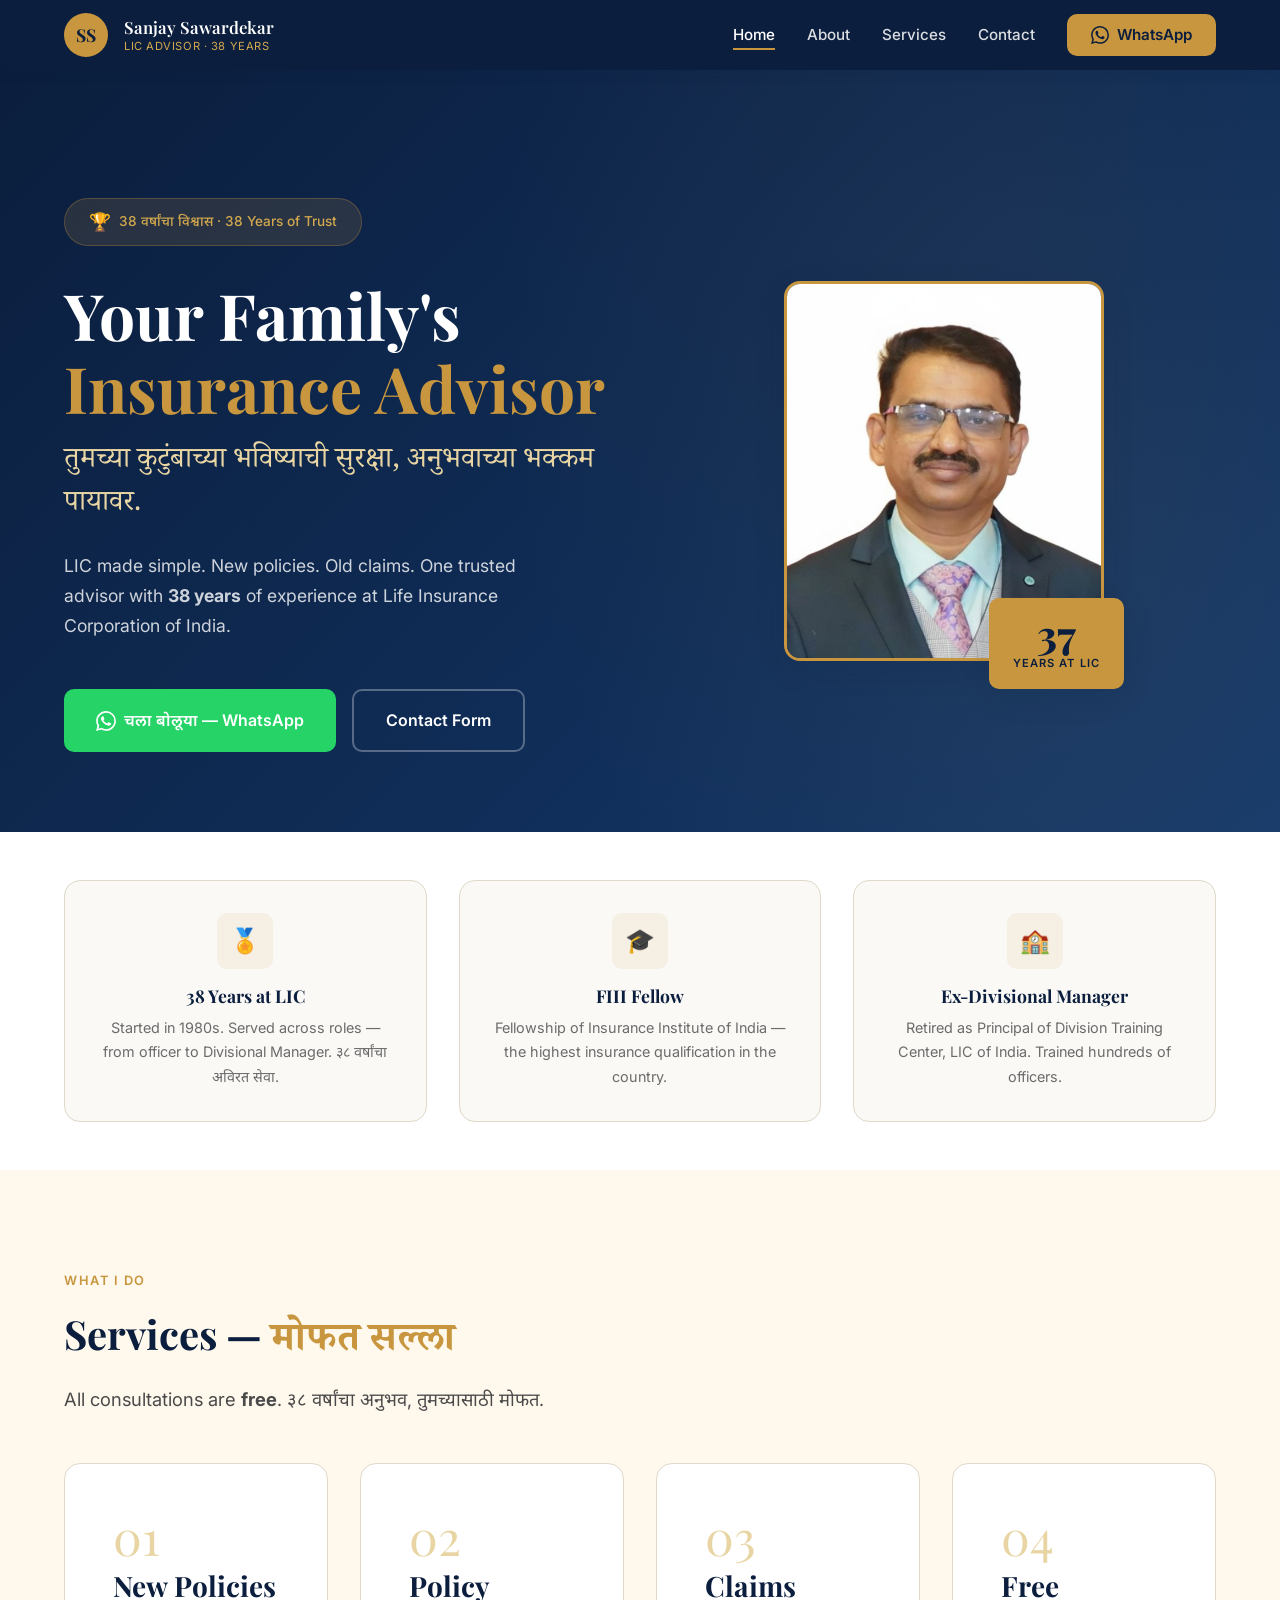
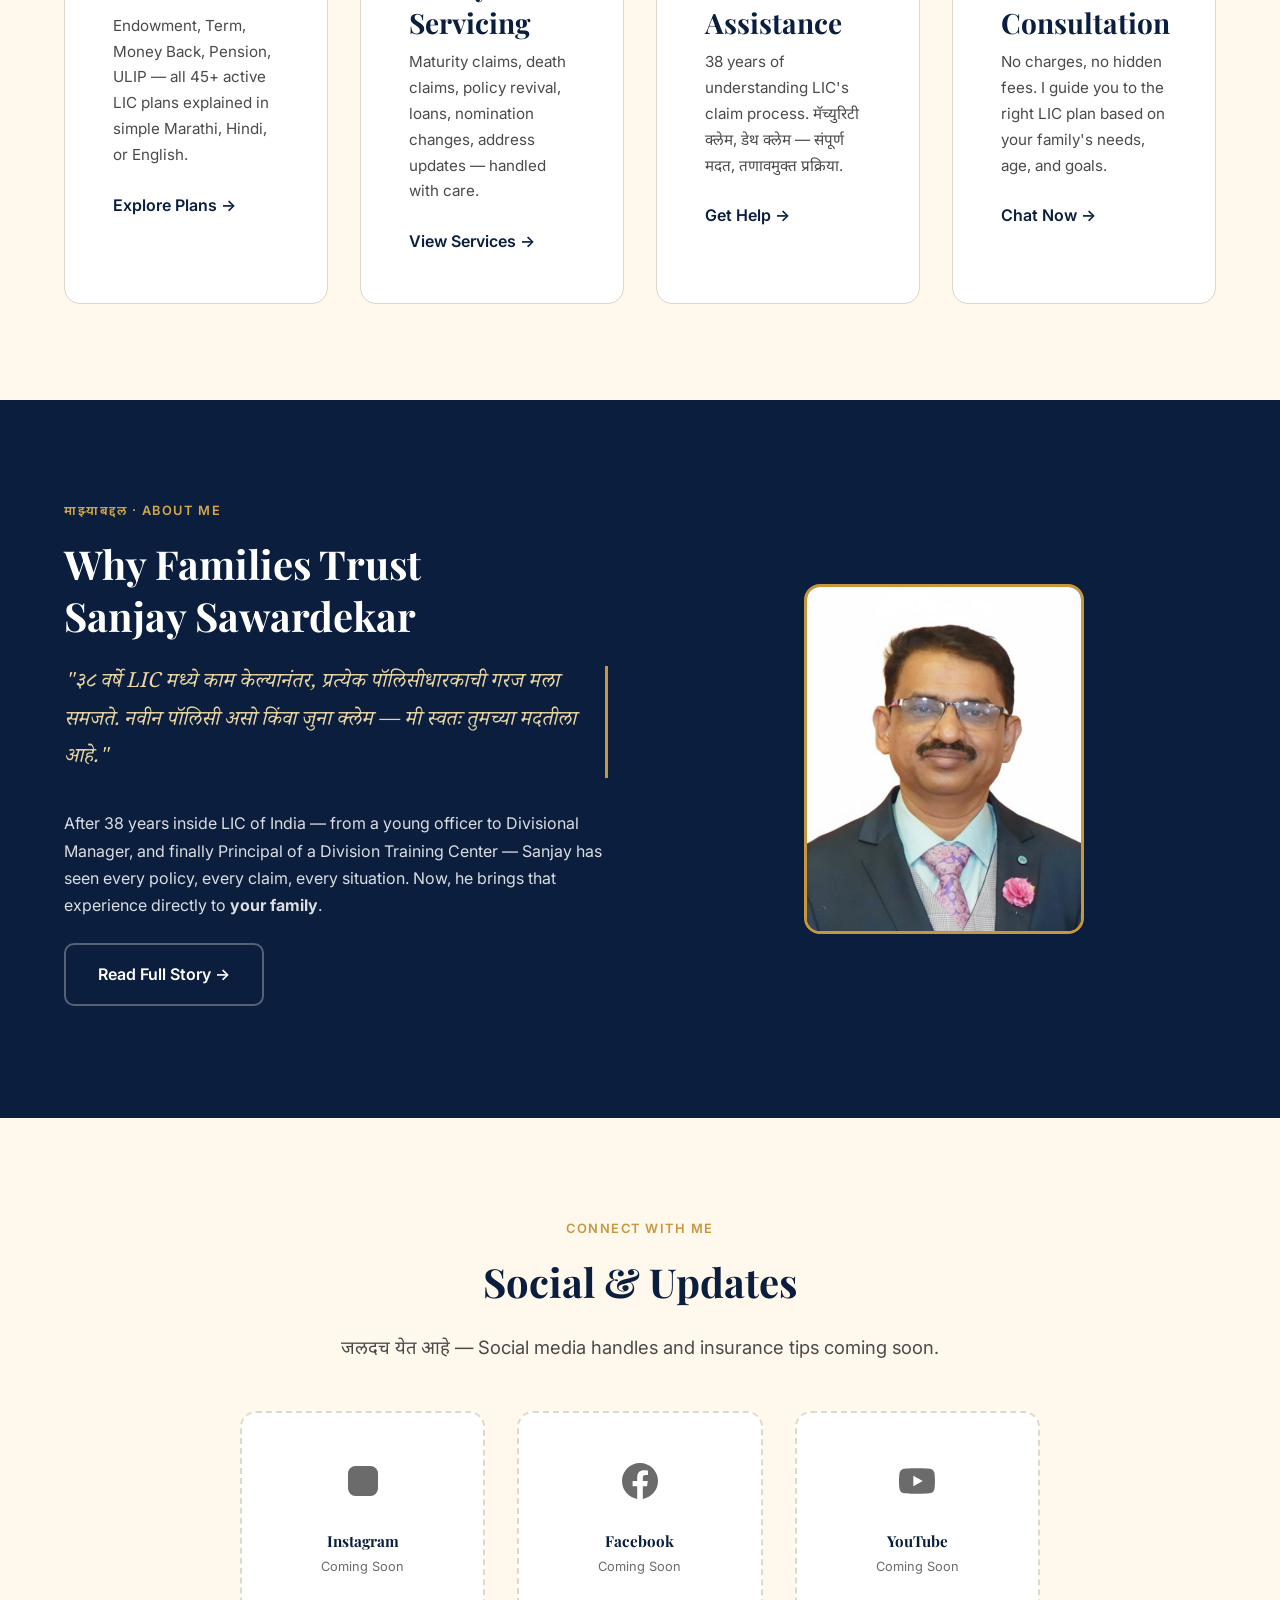
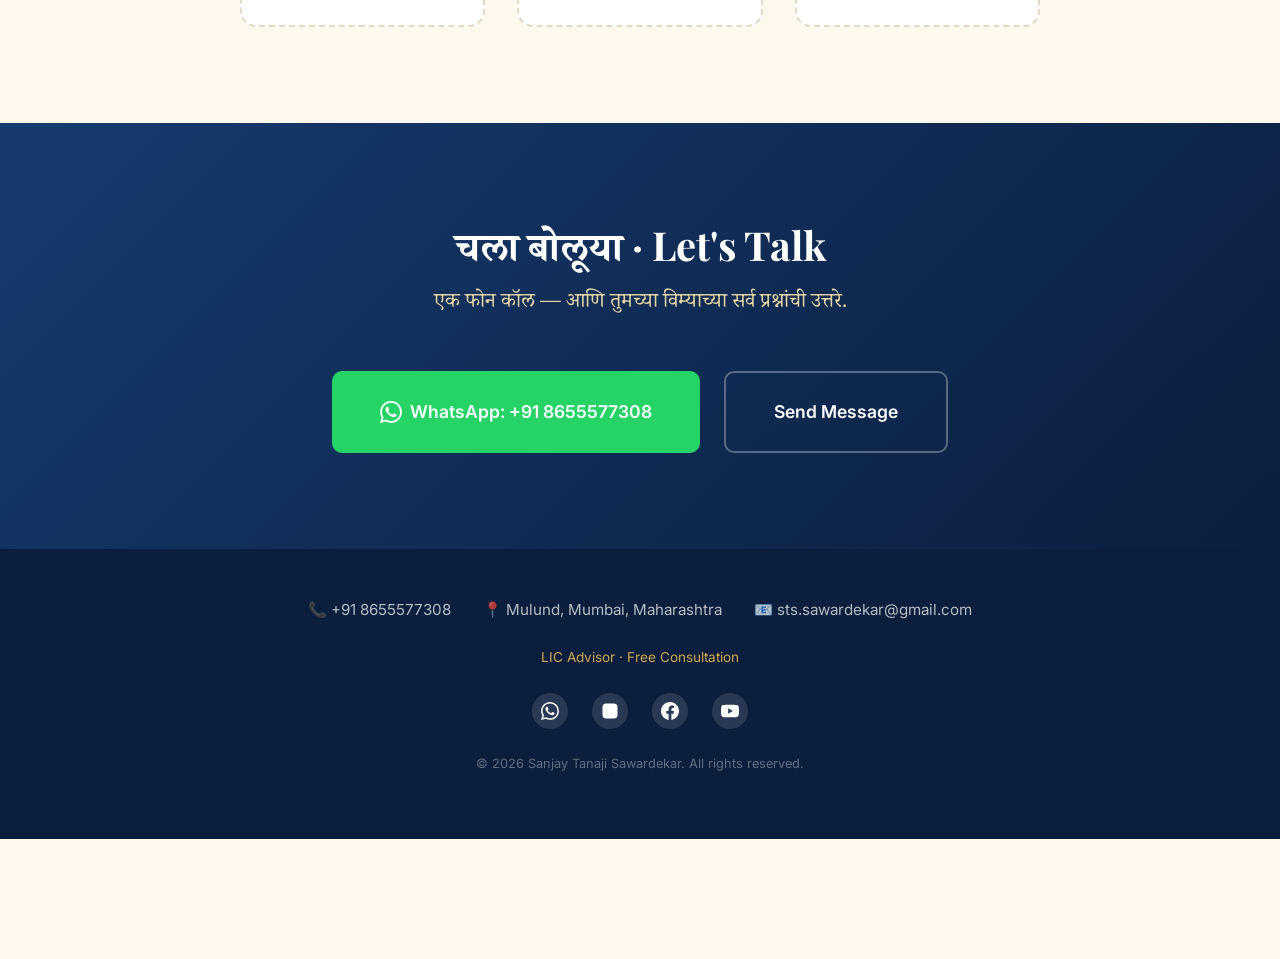
<file: index.html>
<!DOCTYPE html>
<html lang="mr" dir="ltr">
<head>
  <meta charset="UTF-8">
  <meta name="viewport" content="width=device-width, initial-scale=1.0">
  <meta name="theme-color" content="#0B1E3D">

  <!-- Primary Meta Tags -->
  <title>Sanjay Tanaji Sawardekar — LIC Advisor, Mulund Mumbai | 38 Years of Trust</title>
  <meta name="description" content="Sanjay Tanaji Sawardekar, Ex-Divisional Manager LIC, FIII Fellow, 38 वर्षांचा अनुभव. LIC Advisor Mulund, Mumbai — नवीन पॉलिसी, जुनी पॉलिसी सेवा, क्लेम सहाय्य. मोफत सल्ला.">
  <meta name="keywords" content="LIC agent Mulund, LIC advisor Mumbai, Sanjay Sawardekar LIC, LIC policy help Maharashtra, LIC एजंट मुलुंड, विमा सल्लागार मुंबई, LIC बीमा सलाहकार, insurance advisor Mulund, new LIC policy, old policy servicing, LIC claim help">
  <meta name="author" content="Sanjay Tanaji Sawardekar">
  <meta name="robots" content="index, follow">
  <link rel="canonical" href="https://sanjaysawardekar.github.io/">

  <!-- Hindi/Marathi Meta -->
  <meta name="language" content="Marathi, Hindi, English">
  <meta property="og:locale" content="mr_IN">
  <meta property="og:locale:alternate" content="hi_IN">
  <meta property="og:locale:alternate" content="en_IN">

  <!-- Open Graph -->
  <meta property="og:title" content="Sanjay Tanaji Sawardekar — LIC Advisor | ३८ वर्षांचा विश्वास">
  <meta property="og:description" content="Ex-Divisional Manager, LIC of India. Principal, Division Training Center. FIII Fellow. Now serving as LIC Advisor in Mulund, Mumbai.">
  <meta property="og:url" content="https://sanjaysawardekar.github.io/">
  <meta property="og:type" content="website">
  <meta property="og:image" content="https://sanjaysawardekar.github.io/assets/images/og-image.png">
  <meta property="og:image:width" content="1200">
  <meta property="og:image:height" content="630">

  <!-- Twitter -->
  <meta name="twitter:card" content="summary_large_image">
  <meta name="twitter:title" content="Sanjay Tanaji Sawardekar — LIC Advisor">
  <meta name="twitter:description" content="38 years at LIC of India. Your family's trusted insurance advisor in Mulund, Mumbai.">

  <!-- Schema.org Structured Data -->
  <script type="application/ld+json">
  {
    "@context": "https://schema.org",
    "@type": "Person",
    "name": "Sanjay Tanaji Sawardekar",
    "givenName": "Sanjay",
    "familyName": "Sawardekar",
    "additionalName": "Tanaji",
    "birthDate": "1965-01-01",
    "jobTitle": "LIC Advisor",
    "description": "LIC Advisor with 38 years of experience. Ex-Divisional Manager and Principal of Division Training Center at LIC of India. FIII Fellow.",
    "url": "https://sanjaysawardekar.github.io/",
    "telephone": "+918655577308",
    "email": "sts.sawardekar@gmail.com",
    "knowsLanguage": ["Marathi", "Hindi", "English"],
    "address": {
      "@type": "PostalAddress",
      "addressLocality": "Mulund",
      "addressRegion": "Mumbai, Maharashtra",
      "addressCountry": "IN"
    },
    "alumniOf": {
      "@type": "EducationalOrganization",
      "name": "Insurance Institute of India",
      "description": "Fellowship of Insurance Institute of India (FIII)"
    },
    "worksFor": {
      "@type": "Organization",
      "name": "Life Insurance Corporation of India",
      "description": "Served 38 years. Retired as Principal, Division Training Center."
    },
    "hasOccupation": {
      "@type": "Occupation",
      "name": "LIC Advisor",
      "description": "New policy sales and old policy servicing",
      "occupationLocation": {
        "@type": "City",
        "name": "Mulund, Mumbai, Maharashtra"
      }
    }
  }
  </script>

  <!-- Fonts -->
  <link rel="preconnect" href="https://fonts.googleapis.com">
  <link rel="preconnect" href="https://fonts.gstatic.com" crossorigin>
  <link href="https://fonts.googleapis.com/css2?family=Inter:wght@400;500;600;700&family=Noto+Sans+Devanagari:wght@400;500;600;700&family=Noto+Serif+Devanagari:wght@400;600;700&family=Playfair+Display:ital,wght@0,400;0,600;0,700;0,800;1,400;1,600&display=swap" rel="stylesheet">

  <!-- Styles -->
  <link rel="stylesheet" href="assets/css/style.css">

  <!-- Favicon -->
  <link rel="icon" type="image/svg+xml" href="assets/favicon.svg">
  <link rel="apple-touch-icon" href="assets/favicon.svg">
</head>
<body>

  <!-- ═══════════════════════ DESKTOP NAVIGATION ═══════════════════════ -->
  <nav class="desktop-nav" role="navigation" aria-label="Desktop navigation">
    <div class="nav-inner">
      <a href="index.html" class="nav-logo" aria-label="Home">
        <div class="logo-monogram">SS</div>
        <div class="logo-text">
          Sanjay Sawardekar
          <span class="sub">LIC Advisor · 38 Years</span>
        </div>
      </a>
      <ul class="nav-links">
        <li><a href="index.html" class="active">Home</a></li>
        <li><a href="about.html">About</a></li>
        <li><a href="services.html">Services</a></li>
        <li><a href="contact.html">Contact</a></li>
        <li>
          <a href="https://wa.me/918655577308" target="_blank" rel="noopener" class="nav-cta" aria-label="Chat on WhatsApp">
            <svg class="whatsapp-icon" viewBox="0 0 24 24" fill="currentColor"><path d="M17.472 14.382c-.297-.149-1.758-.867-2.03-.967-.273-.099-.471-.148-.67.15-.197.297-.767.966-.94 1.164-.173.199-.347.223-.644.075-.297-.15-1.255-.463-2.39-1.475-.883-.788-1.48-1.761-1.653-2.059-.173-.297-.018-.458.13-.606.134-.133.298-.347.446-.52.149-.174.198-.298.298-.497.099-.198.05-.371-.025-.52-.075-.149-.669-1.612-.916-2.207-.242-.579-.487-.5-.669-.51-.173-.008-.371-.01-.57-.01-.198 0-.52.074-.792.372-.272.297-1.04 1.016-1.04 2.479 0 1.462 1.065 2.875 1.213 3.074.149.198 2.096 3.2 5.077 4.487.709.306 1.262.489 1.694.625.712.227 1.36.195 1.871.118.571-.085 1.758-.719 2.006-1.413.248-.694.248-1.289.173-1.413-.074-.124-.272-.198-.57-.347m-5.421 7.403h-.004a9.87 9.87 0 01-5.031-1.378l-.361-.214-3.741.982.998-3.648-.235-.374a9.86 9.86 0 01-1.51-5.26c.001-5.45 4.436-9.884 9.888-9.884 2.64 0 5.122 1.03 6.988 2.898a9.825 9.825 0 012.893 6.994c-.003 5.45-4.437 9.884-9.885 9.884m8.413-18.297A11.815 11.815 0 0012.05 0C5.495 0 .16 5.335.157 11.892c0 2.096.547 4.142 1.588 5.945L.057 24l6.305-1.654a11.882 11.882 0 005.683 1.448h.005c6.554 0 11.89-5.335 11.893-11.893a11.821 11.821 0 00-3.48-8.413z"/></svg>
            WhatsApp
          </a>
        </li>
      </ul>
    </div>
  </nav>

  <!-- ═══════════════════════ MOBILE BOTTOM NAV ═══════════════════════ -->
  <nav class="mobile-nav" role="navigation" aria-label="Mobile navigation">
    <div class="nav-inner">
      <a href="index.html" data-page="home" aria-label="Home">
        <svg viewBox="0 0 24 24" fill="none" stroke="currentColor" stroke-width="2"><path d="M3 9l9-7 9 7v11a2 2 0 0 1-2 2H5a2 2 0 0 1-2-2z"/><polyline points="9 22 9 12 15 12 15 22"/></svg>
        <span>Home</span>
      </a>
      <a href="about.html" data-page="about" aria-label="About">
        <svg viewBox="0 0 24 24" fill="none" stroke="currentColor" stroke-width="2"><circle cx="12" cy="7" r="4"/><path d="M5.5 21.5v-2a4 4 0 0 1 4-4h5a4 4 0 0 1 4 4v2"/></svg>
        <span>About</span>
      </a>
      <a href="services.html" data-page="services" aria-label="Services">
        <svg viewBox="0 0 24 24" fill="none" stroke="currentColor" stroke-width="2"><rect x="2" y="3" width="20" height="14" rx="2"/><line x1="8" y1="21" x2="16" y2="21"/><line x1="12" y1="17" x2="12" y2="21"/></svg>
        <span>Services</span>
      </a>
      <a href="contact.html" data-page="contact" aria-label="Contact">
        <svg viewBox="0 0 24 24" fill="none" stroke="currentColor" stroke-width="2"><path d="M4 4h16c1.1 0 2 .9 2 2v12c0 1.1-.9 2-2 2H4c-1.1 0-2-.9-2-2V6c0-1.1.9-2 2-2z"/><polyline points="22,6 12,13 2,6"/></svg>
        <span>Contact</span>
      </a>
      <a href="https://wa.me/918655577308" target="_blank" rel="noopener" class="nav-whatsapp" aria-label="WhatsApp">
        <svg viewBox="0 0 24 24" fill="currentColor" width="20" height="20"><path d="M17.472 14.382c-.297-.149-1.758-.867-2.03-.967-.273-.099-.471-.148-.67.15-.197.297-.767.966-.94 1.164-.173.199-.347.223-.644.075-.297-.15-1.255-.463-2.39-1.475-.883-.788-1.48-1.761-1.653-2.059-.173-.297-.018-.458.13-.606.134-.133.298-.347.446-.52.149-.174.198-.298.298-.497.099-.198.05-.371-.025-.52-.075-.149-.669-1.612-.916-2.207-.242-.579-.487-.5-.669-.51-.173-.008-.371-.01-.57-.01-.198 0-.52.074-.792.372-.272.297-1.04 1.016-1.04 2.479 0 1.462 1.065 2.875 1.213 3.074.149.198 2.096 3.2 5.077 4.487.709.306 1.262.489 1.694.625.712.227 1.36.195 1.871.118.571-.085 1.758-.719 2.006-1.413.248-.694.248-1.289.173-1.413-.074-.124-.272-.198-.57-.347m-5.421 7.403h-.004a9.87 9.87 0 01-5.031-1.378l-.361-.214-3.741.982.998-3.648-.235-.374a9.86 9.86 0 01-1.51-5.26c.001-5.45 4.436-9.884 9.888-9.884 2.64 0 5.122 1.03 6.988 2.898a9.825 9.825 0 012.893 6.994c-.003 5.45-4.437 9.884-9.885 9.884m8.413-18.297A11.815 11.815 0 0012.05 0C5.495 0 .16 5.335.157 11.892c0 2.096.547 4.142 1.588 5.945L.057 24l6.305-1.654a11.882 11.882 0 005.683 1.448h.005c6.554 0 11.89-5.335 11.893-11.893a11.821 11.821 0 00-3.48-8.413z"/></svg>
      </a>
    </div>
  </nav>

  <!-- ══════════════════════════ MAIN CONTENT ══════════════════════════ -->
  <main>

    <!-- ─── HERO ──────────────────────────────────────────────────── -->
    <section class="hero" id="home">
      <div class="container">
        <div class="hero-content">
          <div class="hero-badge">
            <span class="badge-icon">&#x1f3c6;</span>
            <span>38 वर्षांचा विश्वास · 38 Years of Trust</span>
          </div>

          <h1>
            Your Family's<br>
            <span class="gold">Insurance Advisor</span>
          </h1>

          <p class="hero-marathi">
            तुमच्या कुटुंबाच्या भविष्याची सुरक्षा, अनुभवाच्या भक्कम पायावर.
          </p>

          <p class="hero-subtitle">
            LIC made simple. New policies. Old claims. One trusted advisor with <strong>38 years</strong> of experience at Life Insurance Corporation of India.
          </p>

          <div class="hero-cta-group">
            <a href="https://wa.me/918655577308" target="_blank" rel="noopener" class="btn btn-whatsapp">
              <svg width="20" height="20" viewBox="0 0 24 24" fill="currentColor"><path d="M17.472 14.382c-.297-.149-1.758-.867-2.03-.967-.273-.099-.471-.148-.67.15-.197.297-.767.966-.94 1.164-.173.199-.347.223-.644.075-.297-.15-1.255-.463-2.39-1.475-.883-.788-1.48-1.761-1.653-2.059-.173-.297-.018-.458.13-.606.134-.133.298-.347.446-.52.149-.174.198-.298.298-.497.099-.198.05-.371-.025-.52-.075-.149-.669-1.612-.916-2.207-.242-.579-.487-.5-.669-.51-.173-.008-.371-.01-.57-.01-.198 0-.52.074-.792.372-.272.297-1.04 1.016-1.04 2.479 0 1.462 1.065 2.875 1.213 3.074.149.198 2.096 3.2 5.077 4.487.709.306 1.262.489 1.694.625.712.227 1.36.195 1.871.118.571-.085 1.758-.719 2.006-1.413.248-.694.248-1.289.173-1.413-.074-.124-.272-.198-.57-.347m-5.421 7.403h-.004a9.87 9.87 0 01-5.031-1.378l-.361-.214-3.741.982.998-3.648-.235-.374a9.86 9.86 0 01-1.51-5.26c.001-5.45 4.436-9.884 9.888-9.884 2.64 0 5.122 1.03 6.988 2.898a9.825 9.825 0 012.893 6.994c-.003 5.45-4.437 9.884-9.885 9.884m8.413-18.297A11.815 11.815 0 0012.05 0C5.495 0 .16 5.335.157 11.892c0 2.096.547 4.142 1.588 5.945L.057 24l6.305-1.654a11.882 11.882 0 005.683 1.448h.005c6.554 0 11.89-5.335 11.893-11.893a11.821 11.821 0 00-3.48-8.413z"/></svg>
              चला बोलूया — WhatsApp
            </a>
            <a href="contact.html" class="btn btn-outline">
              Contact Form
            </a>
          </div>
        </div>

        <div class="hero-visual">
          <div class="photo-wrapper">
            <div class="hero-photo-frame" style="border: 3px solid #C8963E; overflow: hidden;">
              <div class="photo-placeholder">
                <img src="assets/images/sanjay-sawardekar.jpg" alt="Sanjay Tanaji Sawardekar — LIC Advisor, Mulund Mumbai" loading="eager">
              </div>
            </div>
            <div class="years-counter">
              <div class="years-number" data-count="38">38</div>
              <div class="years-label">Years at LIC</div>
            </div>
          </div>
        </div>
      </div>
    </section>

    <!-- ─── TRUST BADGES ───────────────────────────────────────────── -->
    <section class="trust-section reveal">
      <div class="container">
        <div class="trust-grid">
          <div class="trust-card reveal-delay-1">
            <div class="trust-icon">&#x1f3c5;</div>
            <h3>38 Years at LIC</h3>
            <p>Started in 1980s. Served across roles — from officer to Divisional Manager. ३८ वर्षांचा अविरत सेवा.</p>
          </div>
          <div class="trust-card reveal-delay-2">
            <div class="trust-icon">&#x1f393;</div>
            <h3>FIII Fellow</h3>
            <p>Fellowship of Insurance Institute of India — the highest insurance qualification in the country.</p>
          </div>
          <div class="trust-card reveal-delay-3">
            <div class="trust-icon">&#x1f3eb;</div>
            <h3>Ex-Divisional Manager</h3>
            <p>Retired as Principal of Division Training Center, LIC of India. Trained hundreds of officers.</p>
          </div>
        </div>
      </div>
    </section>

    <!-- ─── SERVICES OVERVIEW ──────────────────────────────────────── -->
    <section class="services-section reveal">
      <div class="container">
        <span class="section-label">What I Do</span>
        <h2 class="section-title">Services — <span class="gold-text">मोफत सल्ला</span></h2>
        <p class="section-subtitle">All consultations are <strong>free</strong>. ३८ वर्षांचा अनुभव, तुमच्यासाठी मोफत.</p>

        <div class="services-grid">
          <div class="service-card reveal-delay-1">
            <div class="service-num">01</div>
            <h3>New Policies</h3>
            <p>Endowment, Term, Money Back, Pension, ULIP — all 45+ active LIC plans explained in simple Marathi, Hindi, or English.</p>
            <a href="services.html#new-policies" class="btn-link">Explore Plans &#8594;</a>
          </div>

          <div class="service-card reveal-delay-2">
            <div class="service-num">02</div>
            <h3>Policy Servicing</h3>
            <p>Maturity claims, death claims, policy revival, loans, nomination changes, address updates — handled with care.</p>
            <a href="services.html#policy-servicing" class="btn-link">View Services &#8594;</a>
          </div>

          <div class="service-card reveal-delay-3">
            <div class="service-num">03</div>
            <h3>Claims Assistance</h3>
            <p>38 years of understanding LIC's claim process. मॅच्युरिटी क्लेम, डेथ क्लेम — संपूर्ण मदत, तणावमुक्त प्रक्रिया.</p>
            <a href="contact.html" class="btn-link">Get Help &#8594;</a>
          </div>

          <div class="service-card reveal-delay-4">
            <div class="service-num">04</div>
            <h3>Free Consultation</h3>
            <p>No charges, no hidden fees. I guide you to the right LIC plan based on your family's needs, age, and goals.</p>
            <a href="https://wa.me/918655577308" target="_blank" rel="noopener" class="btn-link">Chat Now &#8594;</a>
          </div>
        </div>
      </div>
    </section>

    <!-- ─── WHY SANJAY ─────────────────────────────────────────────── -->
    <section class="about-preview reveal">
      <div class="container">
        <div>
          <span class="section-label">माझ्याबद्दल · About Me</span>
          <h2>Why Families Trust<br>Sanjay Sawardekar</h2>

          <blockquote class="marathi-quote">
            "३८ वर्षे LIC मध्ये काम केल्यानंतर, प्रत्येक पॉलिसीधारकाची गरज मला समजते. नवीन पॉलिसी असो किंवा जुना क्लेम — मी स्वतः तुमच्या मदतीला आहे."
          </blockquote>

          <p>After 38 years inside LIC of India — from a young officer to Divisional Manager, and finally Principal of a Division Training Center — Sanjay has seen every policy, every claim, every situation. Now, he brings that experience directly to <strong>your family</strong>.</p>

          <p style="margin-top: var(--space-lg);">
            <a href="about.html" class="btn btn-outline">Read Full Story &#8594;</a>
          </p>
        </div>
        <div style="text-align: center;">
          <div class="preview-photo" style="border: 3px solid #C8963E;">
            <img src="assets/images/sanjay-sawardekar.jpg" alt="Sanjay Tanaji Sawardekar" loading="lazy">
          </div>
        </div>
      </div>
    </section>

    <!-- ─── SOCIAL SECTION (COMING SOON) ───────────────────────────── -->
    <section class="social-section reveal">
      <div class="container">
        <span class="section-label">Connect With Me</span>
        <h2 class="section-title">Social & Updates</h2>
        <p class="section-subtitle" style="margin: 0 auto;">जलदच येत आहे — Social media handles and insurance tips coming soon.</p>

        <div class="social-placeholder">
          <div class="social-card-placeholder">
            <div class="social-icon">
              <svg width="36" height="36" viewBox="0 0 24 24" fill="currentColor"><rect x="2" y="2" width="20" height="20" rx="5" ry="5"/><circle cx="12" cy="12" r="5"/><circle cx="17.5" cy="6.5" r="1.5"/></svg>
            </div>
            <h4>Instagram</h4>
            <p>Coming Soon</p>
          </div>
          <div class="social-card-placeholder">
            <div class="social-icon">
              <svg width="36" height="36" viewBox="0 0 24 24" fill="currentColor"><path d="M24 12.073c0-6.627-5.373-12-12-12s-12 5.373-12 12c0 5.99 4.388 10.954 10.125 11.854v-8.385H7.078v-3.47h3.047V9.43c0-3.007 1.792-4.669 4.533-4.669 1.312 0 2.686.235 2.686.235v2.953H15.83c-1.491 0-1.956.925-1.956 1.874v2.25h3.328l-.532 3.47h-2.796v8.385C19.612 23.027 24 18.062 24 12.073z"/></svg>
            </div>
            <h4>Facebook</h4>
            <p>Coming Soon</p>
          </div>
          <div class="social-card-placeholder">
            <div class="social-icon">
              <svg width="36" height="36" viewBox="0 0 24 24" fill="currentColor"><path d="M23.498 6.186a3.016 3.016 0 0 0-2.122-2.136C19.505 3.545 12 3.545 12 3.545s-7.505 0-9.377.505A3.017 3.017 0 0 0 .502 6.186C0 8.07 0 12 0 12s0 3.93.502 5.814a3.016 3.016 0 0 0 2.122 2.136c1.871.505 9.376.505 9.376.505s7.505 0 9.377-.505a3.015 3.015 0 0 0 2.122-2.136C24 15.93 24 12 24 12s0-3.93-.502-5.814zM9.545 15.568V8.432L15.818 12l-6.273 3.568z"/></svg>
            </div>
            <h4>YouTube</h4>
            <p>Coming Soon</p>
          </div>
        </div>
      </div>
    </section>

    <!-- ─── FINAL CTA ──────────────────────────────────────────────── -->
    <section class="cta-section reveal">
      <div class="container">
        <h2>चला बोलूया · Let's Talk</h2>
        <p class="marathi">एक फोन कॉल — आणि तुमच्या विम्याच्या सर्व प्रश्नांची उत्तरे.</p>
        <div class="cta-buttons">
          <a href="https://wa.me/918655577308" target="_blank" rel="noopener" class="btn btn-whatsapp btn-large">
            <svg width="22" height="22" viewBox="0 0 24 24" fill="currentColor"><path d="M17.472 14.382c-.297-.149-1.758-.867-2.03-.967-.273-.099-.471-.148-.67.15-.197.297-.767.966-.94 1.164-.173.199-.347.223-.644.075-.297-.15-1.255-.463-2.39-1.475-.883-.788-1.48-1.761-1.653-2.059-.173-.297-.018-.458.13-.606.134-.133.298-.347.446-.52.149-.174.198-.298.298-.497.099-.198.05-.371-.025-.52-.075-.149-.669-1.612-.916-2.207-.242-.579-.487-.5-.669-.51-.173-.008-.371-.01-.57-.01-.198 0-.52.074-.792.372-.272.297-1.04 1.016-1.04 2.479 0 1.462 1.065 2.875 1.213 3.074.149.198 2.096 3.2 5.077 4.487.709.306 1.262.489 1.694.625.712.227 1.36.195 1.871.118.571-.085 1.758-.719 2.006-1.413.248-.694.248-1.289.173-1.413-.074-.124-.272-.198-.57-.347m-5.421 7.403h-.004a9.87 9.87 0 01-5.031-1.378l-.361-.214-3.741.982.998-3.648-.235-.374a9.86 9.86 0 01-1.51-5.26c.001-5.45 4.436-9.884 9.888-9.884 2.64 0 5.122 1.03 6.988 2.898a9.825 9.825 0 012.893 6.994c-.003 5.45-4.437 9.884-9.885 9.884m8.413-18.297A11.815 11.815 0 0012.05 0C5.495 0 .16 5.335.157 11.892c0 2.096.547 4.142 1.588 5.945L.057 24l6.305-1.654a11.882 11.882 0 005.683 1.448h.005c6.554 0 11.89-5.335 11.893-11.893a11.821 11.821 0 00-3.48-8.413z"/></svg>
            WhatsApp: +91 8655577308
          </a>
          <a href="contact.html" class="btn btn-outline btn-large">Send Message</a>
        </div>
      </div>
    </section>

  </main>

  <!-- ════════════════════════════ FOOTER ════════════════════════════ -->
  <footer class="site-footer">
    <div class="container">
      <div class="footer-contact">
        <span>&#x1F4DE; <a href="tel:+918655577308" style="color:inherit;">+91 8655577308</a></span>
        <span>&#x1F4CD; Mulund, Mumbai, Maharashtra</span>
        <span>&#x1F4E7; <a href="mailto:sts.sawardekar@gmail.com" style="color:inherit;">sts.sawardekar@gmail.com</a></span>
      </div>

      <p class="footer-affiliation">LIC Advisor · Free Consultation</p>

      <div class="footer-social">
        <a href="https://wa.me/918655577308" target="_blank" rel="noopener" class="social-icon-link" aria-label="WhatsApp" title="WhatsApp">
          <svg width="18" height="18" viewBox="0 0 24 24" fill="currentColor"><path d="M17.472 14.382c-.297-.149-1.758-.867-2.03-.967-.273-.099-.471-.148-.67.15-.197.297-.767.966-.94 1.164-.173.199-.347.223-.644.075-.297-.15-1.255-.463-2.39-1.475-.883-.788-1.48-1.761-1.653-2.059-.173-.297-.018-.458.13-.606.134-.133.298-.347.446-.52.149-.174.198-.298.298-.497.099-.198.05-.371-.025-.52-.075-.149-.669-1.612-.916-2.207-.242-.579-.487-.5-.669-.51-.173-.008-.371-.01-.57-.01-.198 0-.52.074-.792.372-.272.297-1.04 1.016-1.04 2.479 0 1.462 1.065 2.875 1.213 3.074.149.198 2.096 3.2 5.077 4.487.709.306 1.262.489 1.694.625.712.227 1.36.195 1.871.118.571-.085 1.758-.719 2.006-1.413.248-.694.248-1.289.173-1.413-.074-.124-.272-.198-.57-.347m-5.421 7.403h-.004a9.87 9.87 0 01-5.031-1.378l-.361-.214-3.741.982.998-3.648-.235-.374a9.86 9.86 0 01-1.51-5.26c.001-5.45 4.436-9.884 9.888-9.884 2.64 0 5.122 1.03 6.988 2.898a9.825 9.825 0 012.893 6.994c-.003 5.45-4.437 9.884-9.885 9.884m8.413-18.297A11.815 11.815 0 0012.05 0C5.495 0 .16 5.335.157 11.892c0 2.096.547 4.142 1.588 5.945L.057 24l6.305-1.654a11.882 11.882 0 005.683 1.448h.005c6.554 0 11.89-5.335 11.893-11.893a11.821 11.821 0 00-3.48-8.413z"/></svg>
        </a>
        <a href="#" class="social-icon-link" aria-label="Instagram" title="Instagram — Coming Soon">
          <svg width="18" height="18" viewBox="0 0 24 24" fill="currentColor"><rect x="2" y="2" width="20" height="20" rx="5" ry="5"/><circle cx="12" cy="12" r="5"/><circle cx="17.5" cy="6.5" r="1.5"/></svg>
        </a>
        <a href="#" class="social-icon-link" aria-label="Facebook" title="Facebook — Coming Soon">
          <svg width="18" height="18" viewBox="0 0 24 24" fill="currentColor"><path d="M24 12.073c0-6.627-5.373-12-12-12s-12 5.373-12 12c0 5.99 4.388 10.954 10.125 11.854v-8.385H7.078v-3.47h3.047V9.43c0-3.007 1.792-4.669 4.533-4.669 1.312 0 2.686.235 2.686.235v2.953H15.83c-1.491 0-1.956.925-1.956 1.874v2.25h3.328l-.532 3.47h-2.796v8.385C19.612 23.027 24 18.062 24 12.073z"/></svg>
        </a>
        <a href="#" class="social-icon-link" aria-label="YouTube" title="YouTube — Coming Soon">
          <svg width="18" height="18" viewBox="0 0 24 24" fill="currentColor"><path d="M23.498 6.186a3.016 3.016 0 0 0-2.122-2.136C19.505 3.545 12 3.545 12 3.545s-7.505 0-9.377.505A3.017 3.017 0 0 0 .502 6.186C0 8.07 0 12 0 12s0 3.93.502 5.814a3.016 3.016 0 0 0 2.122 2.136c1.871.505 9.376.505 9.376.505s7.505 0 9.377-.505a3.015 3.015 0 0 0 2.122-2.136C24 15.93 24 12 24 12s0-3.93-.502-5.814zM9.545 15.568V8.432L15.818 12l-6.273 3.568z"/></svg>
        </a>
      </div>

      <p class="footer-copyright">&copy; 2026 Sanjay Tanaji Sawardekar. All rights reserved.</p>
    </div>
  </footer>

  <!-- ══════════════════════════ SCROLL TO TOP ═══════════════════════ -->
  <button class="scroll-top" aria-label="Scroll to top">&#x2191;</button>

  <!-- ═══════════════════════════ SCRIPTS ════════════════════════════ -->
  <script src="assets/js/main.js" defer></script>
</body>
</html>
</file>
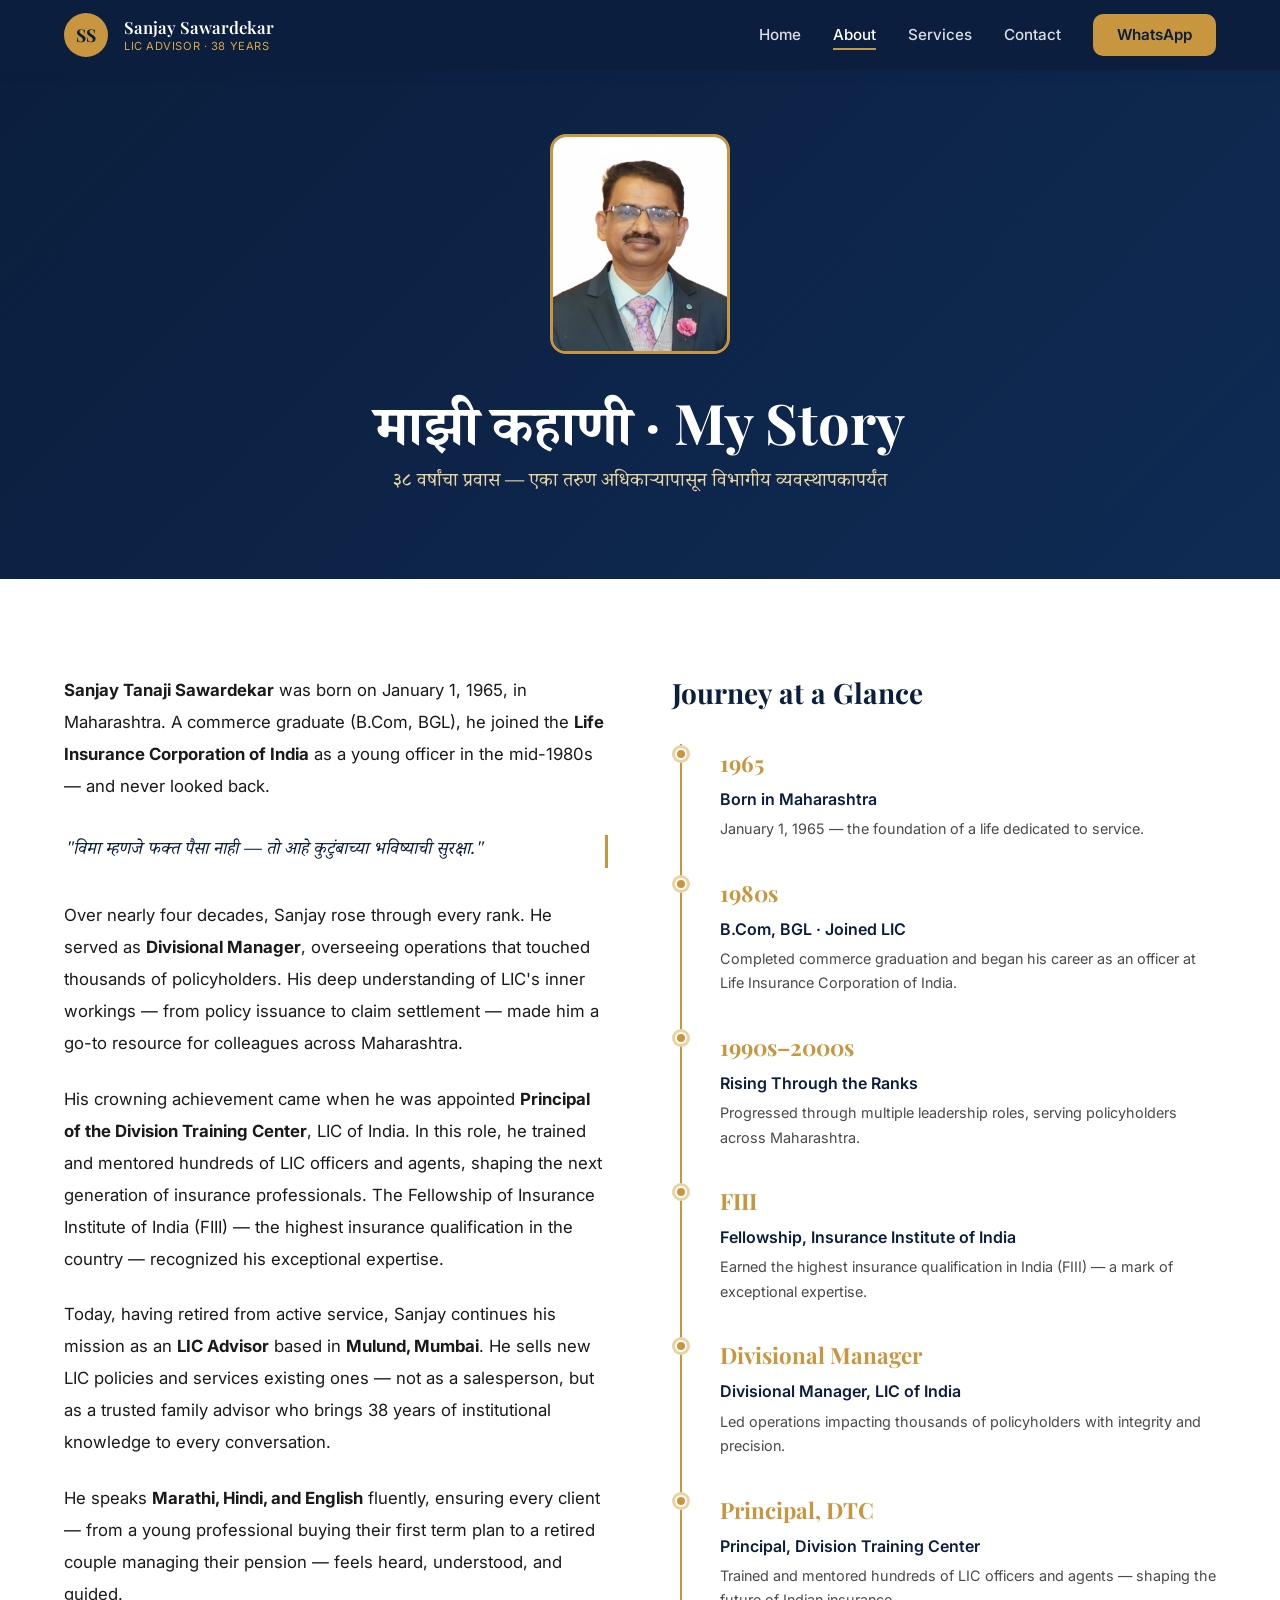
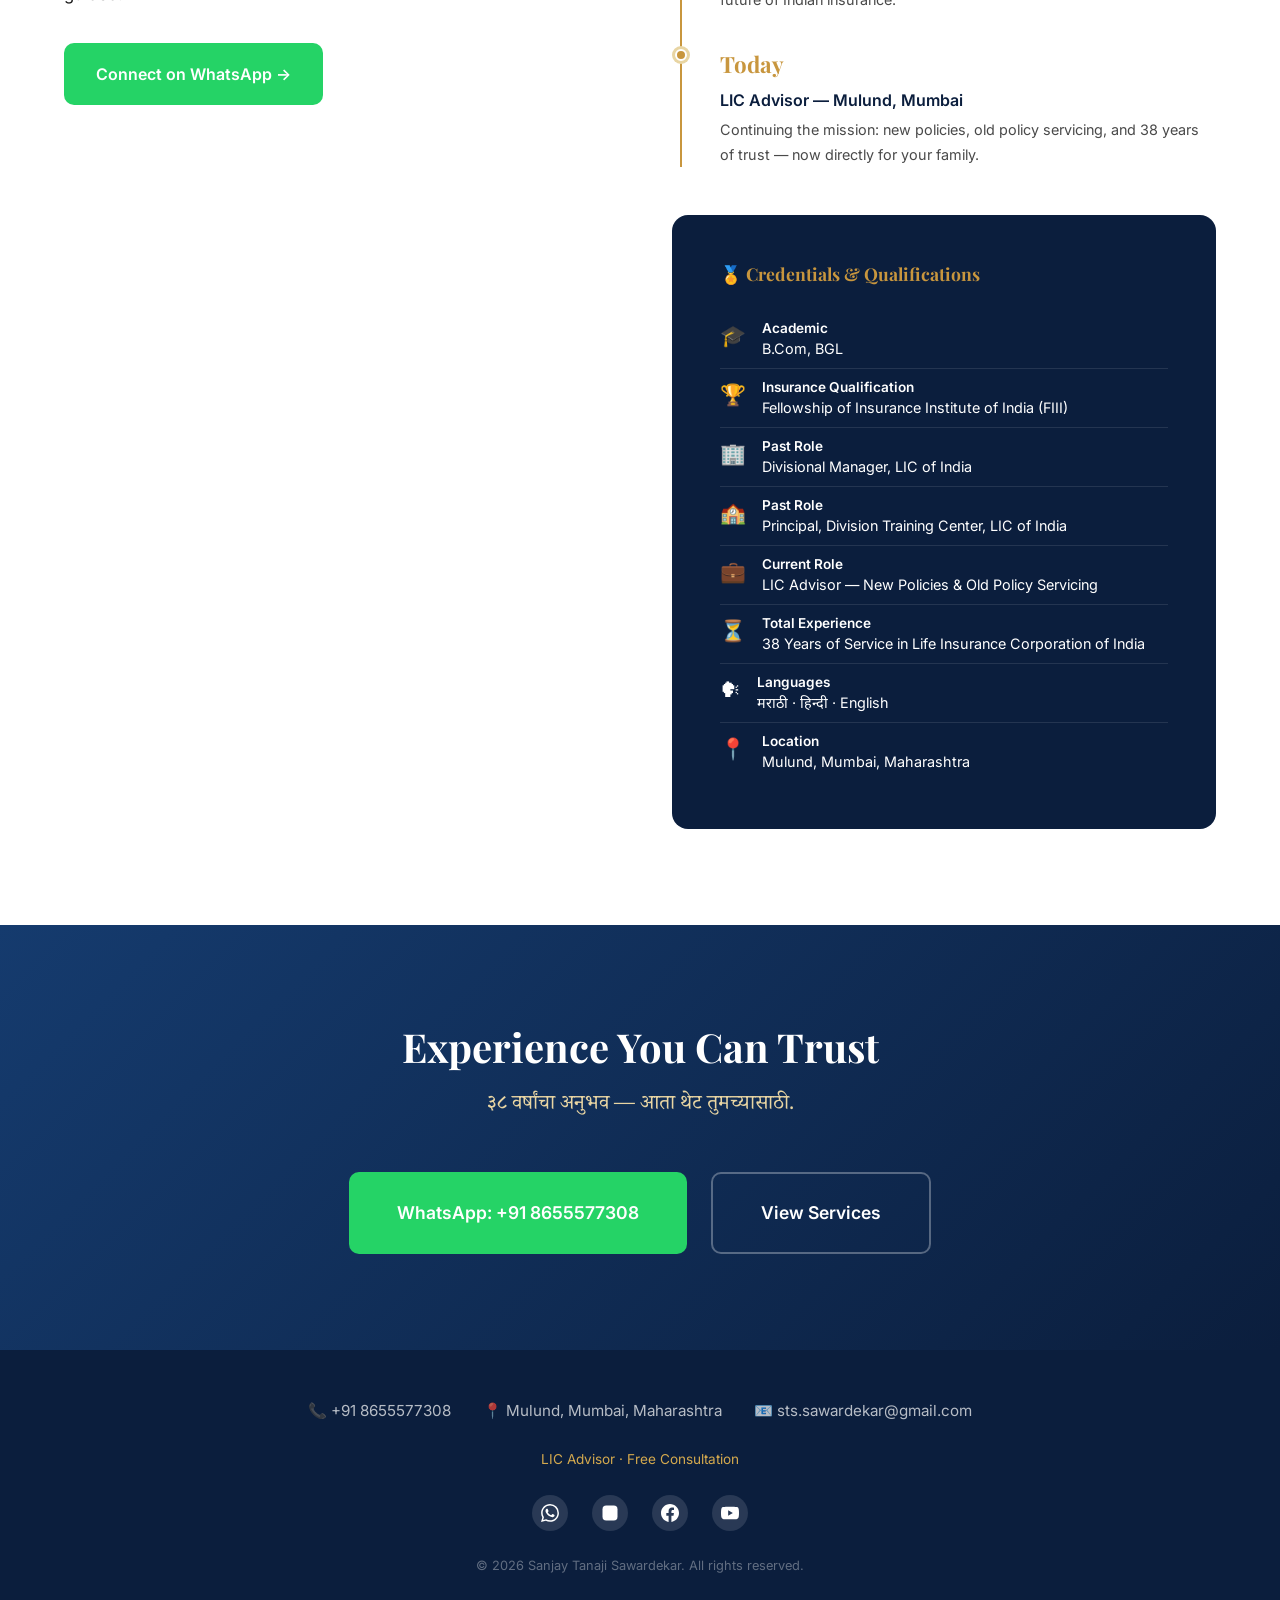
<file: about.html>
<!DOCTYPE html>
<html lang="mr" dir="ltr">
<head>
  <meta charset="UTF-8">
  <meta name="viewport" content="width=device-width, initial-scale=1.0">
  <meta name="theme-color" content="#0B1E3D">

  <title>About Sanjay Tanaji Sawardekar — LIC Advisor, Mulund Mumbai | 38 Years Story</title>
  <meta name="description" content="The journey of Sanjay Tanaji Sawardekar — 38 years at LIC of India, from officer to Divisional Manager to Principal of Division Training Center. Now LIC Advisor, Mulund Mumbai.">
  <meta name="keywords" content="Sanjay Sawardekar story, LIC Divisional Manager, FIII Fellow, insurance advisor Mulund, LIC training center principal, 38 years LIC, सजंय सावरडेकर, LIC एजंट मुलुंड">

  <meta property="og:title" content="About Sanjay Tanaji Sawardekar — 38 Years at LIC">
  <meta property="og:description" content="From B.Com graduate to Principal of Division Training Center, LIC of India. Now your trusted LIC Advisor in Mulund, Mumbai.">
  <meta property="og:url" content="https://sanjaysawardekar.github.io/about.html">
  <meta property="og:type" content="profile">
  <meta property="og:image" content="https://sanjaysawardekar.github.io/assets/images/og-image.png">

  <meta name="twitter:card" content="summary_large_image">

  <link href="https://fonts.googleapis.com/css2?family=Inter:wght@400;500;600;700&family=Noto+Sans+Devanagari:wght@400;500;600;700&family=Noto+Serif+Devanagari:wght@400;600;700&family=Playfair+Display:ital,wght@0,400;0,600;0,700;0,800;1,400;1,600&display=swap" rel="stylesheet">
  <link rel="stylesheet" href="assets/css/style.css">
  <link rel="icon" type="image/svg+xml" href="assets/favicon.svg">
  <link rel="apple-touch-icon" href="assets/favicon.svg">
</head>
<body>

  <!-- Desktop Nav -->
  <nav class="desktop-nav" role="navigation">
    <div class="nav-inner">
      <a href="index.html" class="nav-logo">
        <div class="logo-monogram">SS</div>
        <div class="logo-text">Sanjay Sawardekar<span class="sub">LIC Advisor · 38 Years</span></div>
      </a>
      <ul class="nav-links">
        <li><a href="index.html">Home</a></li>
        <li><a href="about.html" class="active">About</a></li>
        <li><a href="services.html">Services</a></li>
        <li><a href="contact.html">Contact</a></li>
        <li><a href="https://wa.me/918655577308" target="_blank" rel="noopener" class="nav-cta">WhatsApp</a></li>
      </ul>
    </div>
  </nav>

  <!-- Mobile Nav -->
  <nav class="mobile-nav" role="navigation">
    <div class="nav-inner">
      <a href="index.html" data-page="home"><svg viewBox="0 0 24 24" fill="none" stroke="currentColor" stroke-width="2"><path d="M3 9l9-7 9 7v11a2 2 0 0 1-2 2H5a2 2 0 0 1-2-2z"/><polyline points="9 22 9 12 15 12 15 22"/></svg><span>Home</span></a>
      <a href="about.html" data-page="about"><svg viewBox="0 0 24 24" fill="none" stroke="currentColor" stroke-width="2"><circle cx="12" cy="7" r="4"/><path d="M5.5 21.5v-2a4 4 0 0 1 4-4h5a4 4 0 0 1 4 4v2"/></svg><span>About</span></a>
      <a href="services.html" data-page="services"><svg viewBox="0 0 24 24" fill="none" stroke="currentColor" stroke-width="2"><rect x="2" y="3" width="20" height="14" rx="2"/><line x1="8" y1="21" x2="16" y2="21"/><line x1="12" y1="17" x2="12" y2="21"/></svg><span>Services</span></a>
      <a href="contact.html" data-page="contact"><svg viewBox="0 0 24 24" fill="none" stroke="currentColor" stroke-width="2"><path d="M4 4h16c1.1 0 2 .9 2 2v12c0 1.1-.9 2-2 2H4c-1.1 0-2-.9-2-2V6c0-1.1.9-2 2-2z"/><polyline points="22,6 12,13 2,6"/></svg><span>Contact</span></a>
      <a href="https://wa.me/918655577308" target="_blank" rel="noopener" class="nav-whatsapp"><svg viewBox="0 0 24 24" fill="currentColor" width="20" height="20"><path d="M17.472 14.382c-.297-.149-1.758-.867-2.03-.967-.273-.099-.471-.148-.67.15-.197.297-.767.966-.94 1.164-.173.199-.347.223-.644.075-.297-.15-1.255-.463-2.39-1.475-.883-.788-1.48-1.761-1.653-2.059-.173-.297-.018-.458.13-.606.134-.133.298-.347.446-.52.149-.174.198-.298.298-.497.099-.198.05-.371-.025-.52-.075-.149-.669-1.612-.916-2.207-.242-.579-.487-.5-.669-.51-.173-.008-.371-.01-.57-.01-.198 0-.52.074-.792.372-.272.297-1.04 1.016-1.04 2.479 0 1.462 1.065 2.875 1.213 3.074.149.198 2.096 3.2 5.077 4.487.709.306 1.262.489 1.694.625.712.227 1.36.195 1.871.118.571-.085 1.758-.719 2.006-1.413.248-.694.248-1.289.173-1.413-.074-.124-.272-.198-.57-.347m-5.421 7.403h-.004a9.87 9.87 0 01-5.031-1.378l-.361-.214-3.741.982.998-3.648-.235-.374a9.86 9.86 0 01-1.51-5.26c.001-5.45 4.436-9.884 9.888-9.884 2.64 0 5.122 1.03 6.988 2.898a9.825 9.825 0 012.893 6.994c-.003 5.45-4.437 9.884-9.885 9.884m8.413-18.297A11.815 11.815 0 0012.05 0C5.495 0 .16 5.335.157 11.892c0 2.096.547 4.142 1.588 5.945L.057 24l6.305-1.654a11.882 11.882 0 005.683 1.448h.005c6.554 0 11.89-5.335 11.893-11.893a11.821 11.821 0 00-3.48-8.413z"/></svg></a>
    </div>
  </nav>

  <main>
    <!-- Page Header -->
    <section class="page-header">
      <div class="container">
        <div style="width: 180px; height: 220px; margin: 0 auto var(--space-xl); border-radius: var(--radius-lg); overflow: hidden; border: 3px solid #C8963E;">
          <img src="assets/images/sanjay-sawardekar.jpg" alt="Sanjay Tanaji Sawardekar" style="width:100%;height:100%;object-fit:cover;">
        </div>
        <h1>माझी कहाणी · My Story</h1>
        <p class="marathi">३८ वर्षांचा प्रवास — एका तरुण अधिकाऱ्यापासून विभागीय व्यवस्थापकापर्यंत</p>
      </div>
    </section>

    <!-- Story Section -->
    <section class="about-story">
      <div class="container">
        <div class="story-text reveal">
          <p><strong>Sanjay Tanaji Sawardekar</strong> was born on January 1, 1965, in Maharashtra. A commerce graduate (B.Com, BGL), he joined the <strong>Life Insurance Corporation of India</strong> as a young officer in the mid-1980s — and never looked back.</p>

          <blockquote class="marathi">
            "विमा म्हणजे फक्त पैसा नाही — तो आहे कुटुंबाच्या भविष्याची सुरक्षा."
          </blockquote>

          <p>Over nearly four decades, Sanjay rose through every rank. He served as <strong>Divisional Manager</strong>, overseeing operations that touched thousands of policyholders. His deep understanding of LIC's inner workings — from policy issuance to claim settlement — made him a go-to resource for colleagues across Maharashtra.</p>

          <p>His crowning achievement came when he was appointed <strong>Principal of the Division Training Center</strong>, LIC of India. In this role, he trained and mentored hundreds of LIC officers and agents, shaping the next generation of insurance professionals. The Fellowship of Insurance Institute of India (FIII) — the highest insurance qualification in the country — recognized his exceptional expertise.</p>

          <p>Today, having retired from active service, Sanjay continues his mission as an <strong>LIC Advisor</strong> based in <strong>Mulund, Mumbai</strong>. He sells new LIC policies and services existing ones — not as a salesperson, but as a trusted family advisor who brings 38 years of institutional knowledge to every conversation.</p>

          <p>He speaks <strong>Marathi, Hindi, and English</strong> fluently, ensuring every client — from a young professional buying their first term plan to a retired couple managing their pension — feels heard, understood, and guided.</p>

          <p style="margin-top: var(--space-xl);">
            <a href="https://wa.me/918655577308" target="_blank" rel="noopener" class="btn btn-whatsapp">Connect on WhatsApp &#8594;</a>
          </p>
        </div>

        <!-- Timeline Sidebar -->
        <div class="reveal">
          <h3 style="margin-bottom: var(--space-xl);">Journey at a Glance</h3>

          <div class="timeline">
            <div class="timeline-item reveal-delay-1">
              <div class="timeline-year">1965</div>
              <div class="timeline-title">Born in Maharashtra</div>
              <div class="timeline-desc">January 1, 1965 — the foundation of a life dedicated to service.</div>
            </div>

            <div class="timeline-item reveal-delay-1">
              <div class="timeline-year">1980s</div>
              <div class="timeline-title">B.Com, BGL · Joined LIC</div>
              <div class="timeline-desc">Completed commerce graduation and began his career as an officer at Life Insurance Corporation of India.</div>
            </div>

            <div class="timeline-item reveal-delay-2">
              <div class="timeline-year">1990s–2000s</div>
              <div class="timeline-title">Rising Through the Ranks</div>
              <div class="timeline-desc">Progressed through multiple leadership roles, serving policyholders across Maharashtra.</div>
            </div>

            <div class="timeline-item reveal-delay-2">
              <div class="timeline-year">FIII</div>
              <div class="timeline-title">Fellowship, Insurance Institute of India</div>
              <div class="timeline-desc">Earned the highest insurance qualification in India (FIII) — a mark of exceptional expertise.</div>
            </div>

            <div class="timeline-item reveal-delay-3">
              <div class="timeline-year">Divisional Manager</div>
              <div class="timeline-title">Divisional Manager, LIC of India</div>
              <div class="timeline-desc">Led operations impacting thousands of policyholders with integrity and precision.</div>
            </div>

            <div class="timeline-item reveal-delay-3">
              <div class="timeline-year">Principal, DTC</div>
              <div class="timeline-title">Principal, Division Training Center</div>
              <div class="timeline-desc">Trained and mentored hundreds of LIC officers and agents — shaping the future of Indian insurance.</div>
            </div>

            <div class="timeline-item reveal-delay-4">
              <div class="timeline-year">Today</div>
              <div class="timeline-title">LIC Advisor — Mulund, Mumbai</div>
              <div class="timeline-desc">Continuing the mission: new policies, old policy servicing, and 38 years of trust — now directly for your family.</div>
            </div>
          </div>

          <!-- Credentials Box -->
          <div class="credentials-box reveal-delay-4">
            <h3>&#x1F3C5; Credentials & Qualifications</h3>

            <div class="credential-item">
              <div class="credential-icon">&#x1F393;</div>
              <div class="credential-text">
                <span class="label">Academic</span>
                B.Com, BGL
              </div>
            </div>

            <div class="credential-item">
              <div class="credential-icon">&#x1F3C6;</div>
              <div class="credential-text">
                <span class="label">Insurance Qualification</span>
                Fellowship of Insurance Institute of India (FIII)
              </div>
            </div>

            <div class="credential-item">
              <div class="credential-icon">&#x1F3E2;</div>
              <div class="credential-text">
                <span class="label">Past Role</span>
                Divisional Manager, LIC of India
              </div>
            </div>

            <div class="credential-item">
              <div class="credential-icon">&#x1F3EB;</div>
              <div class="credential-text">
                <span class="label">Past Role</span>
                Principal, Division Training Center, LIC of India
              </div>
            </div>

            <div class="credential-item">
              <div class="credential-icon">&#x1F4BC;</div>
              <div class="credential-text">
                <span class="label">Current Role</span>
                LIC Advisor — New Policies & Old Policy Servicing
              </div>
            </div>

            <div class="credential-item">
              <div class="credential-icon">&#x23F3;</div>
              <div class="credential-text">
                <span class="label">Total Experience</span>
                38 Years of Service in Life Insurance Corporation of India
              </div>
            </div>

            <div class="credential-item">
              <div class="credential-icon">&#x1F5E3;</div>
              <div class="credential-text">
                <span class="label">Languages</span>
                मराठी · हिन्दी · English
              </div>
            </div>

            <div class="credential-item">
              <div class="credential-icon">&#x1F4CD;</div>
              <div class="credential-text">
                <span class="label">Location</span>
                Mulund, Mumbai, Maharashtra
              </div>
            </div>
          </div>
        </div>
      </div>
    </section>

    <!-- CTA -->
    <section class="cta-section reveal">
      <div class="container">
        <h2>Experience You Can Trust</h2>
        <p class="marathi">३८ वर्षांचा अनुभव — आता थेट तुमच्यासाठी.</p>
        <div class="cta-buttons">
          <a href="https://wa.me/918655577308" target="_blank" rel="noopener" class="btn btn-whatsapp btn-large">WhatsApp: +91 8655577308</a>
          <a href="services.html" class="btn btn-outline btn-large">View Services</a>
        </div>
      </div>
    </section>
  </main>

  <!-- Footer -->
  <footer class="site-footer">
    <div class="container">
      <div class="footer-contact">
        <span>&#x1F4DE; <a href="tel:+918****7308" style="color:inherit;">+91 8655577308</a></span>
        <span>&#x1F4CD; Mulund, Mumbai, Maharashtra</span>
        <span>&#x1F4E7; <a href="mailto:sts.sawardekar@gmail.com" style="color:inherit;">sts.sawardekar@gmail.com</a></span>
      </div>
      <p class="footer-affiliation">LIC Advisor · Free Consultation</p>
      <div class="footer-social">
        <a href="https://wa.me/918655577308" target="_blank" rel="noopener" class="social-icon-link" aria-label="WhatsApp">
          <svg width="18" height="18" viewBox="0 0 24 24" fill="currentColor"><path d="M17.472 14.382c-.297-.149-1.758-.867-2.03-.967-.273-.099-.471-.148-.67.15-.197.297-.767.966-.94 1.164-.173.199-.347.223-.644.075-.297-.15-1.255-.463-2.39-1.475-.883-.788-1.48-1.761-1.653-2.059-.173-.297-.018-.458.13-.606.134-.133.298-.347.446-.52.149-.174.198-.298.298-.497.099-.198.05-.371-.025-.52-.075-.149-.669-1.612-.916-2.207-.242-.579-.487-.5-.669-.51-.173-.008-.371-.01-.57-.01-.198 0-.52.074-.792.372-.272.297-1.04 1.016-1.04 2.479 0 1.462 1.065 2.875 1.213 3.074.149.198 2.096 3.2 5.077 4.487.709.306 1.262.489 1.694.625.712.227 1.36.195 1.871.118.571-.085 1.758-.719 2.006-1.413.248-.694.248-1.289.173-1.413-.074-.124-.272-.198-.57-.347m-5.421 7.403h-.004a9.87 9.87 0 01-5.031-1.378l-.361-.214-3.741.982.998-3.648-.235-.374a9.86 9.86 0 01-1.51-5.26c.001-5.45 4.436-9.884 9.888-9.884 2.64 0 5.122 1.03 6.988 2.898a9.825 9.825 0 012.893 6.994c-.003 5.45-4.437 9.884-9.885 9.884m8.413-18.297A11.815 11.815 0 0012.05 0C5.495 0 .16 5.335.157 11.892c0 2.096.547 4.142 1.588 5.945L.057 24l6.305-1.654a11.882 11.882 0 005.683 1.448h.005c6.554 0 11.89-5.335 11.893-11.893a11.821 11.821 0 00-3.48-8.413z"/></svg>
        </a>
        <a href="#" class="social-icon-link" aria-label="Instagram">
          <svg width="18" height="18" viewBox="0 0 24 24" fill="currentColor"><rect x="2" y="2" width="20" height="20" rx="5" ry="5"/><circle cx="12" cy="12" r="5"/><circle cx="17.5" cy="6.5" r="1.5"/></svg>
        </a>
        <a href="#" class="social-icon-link" aria-label="Facebook">
          <svg width="18" height="18" viewBox="0 0 24 24" fill="currentColor"><path d="M24 12.073c0-6.627-5.373-12-12-12s-12 5.373-12 12c0 5.99 4.388 10.954 10.125 11.854v-8.385H7.078v-3.47h3.047V9.43c0-3.007 1.792-4.669 4.533-4.669 1.312 0 2.686.235 2.686.235v2.953H15.83c-1.491 0-1.956.925-1.956 1.874v2.25h3.328l-.532 3.47h-2.796v8.385C19.612 23.027 24 18.062 24 12.073z"/></svg>
        </a>
        <a href="#" class="social-icon-link" aria-label="YouTube">
          <svg width="18" height="18" viewBox="0 0 24 24" fill="currentColor"><path d="M23.498 6.186a3.016 3.016 0 0 0-2.122-2.136C19.505 3.545 12 3.545 12 3.545s-7.505 0-9.377.505A3.017 3.017 0 0 0 .502 6.186C0 8.07 0 12 0 12s0 3.93.502 5.814a3.016 3.016 0 0 0 2.122 2.136c1.871.505 9.376.505 9.376.505s7.505 0 9.377-.505a3.015 3.015 0 0 0 2.122-2.136C24 15.93 24 12 24 12s0-3.93-.502-5.814zM9.545 15.568V8.432L15.818 12l-6.273 3.568z"/></svg>
        </a>
      </div>
      <p class="footer-copyright">&copy; 2026 Sanjay Tanaji Sawardekar. All rights reserved.</p>
    </div>
  </footer>

  <button class="scroll-top" aria-label="Scroll to top">&#x2191;</button>
  <script src="assets/js/main.js" defer></script>
</body>
</html>
</file>
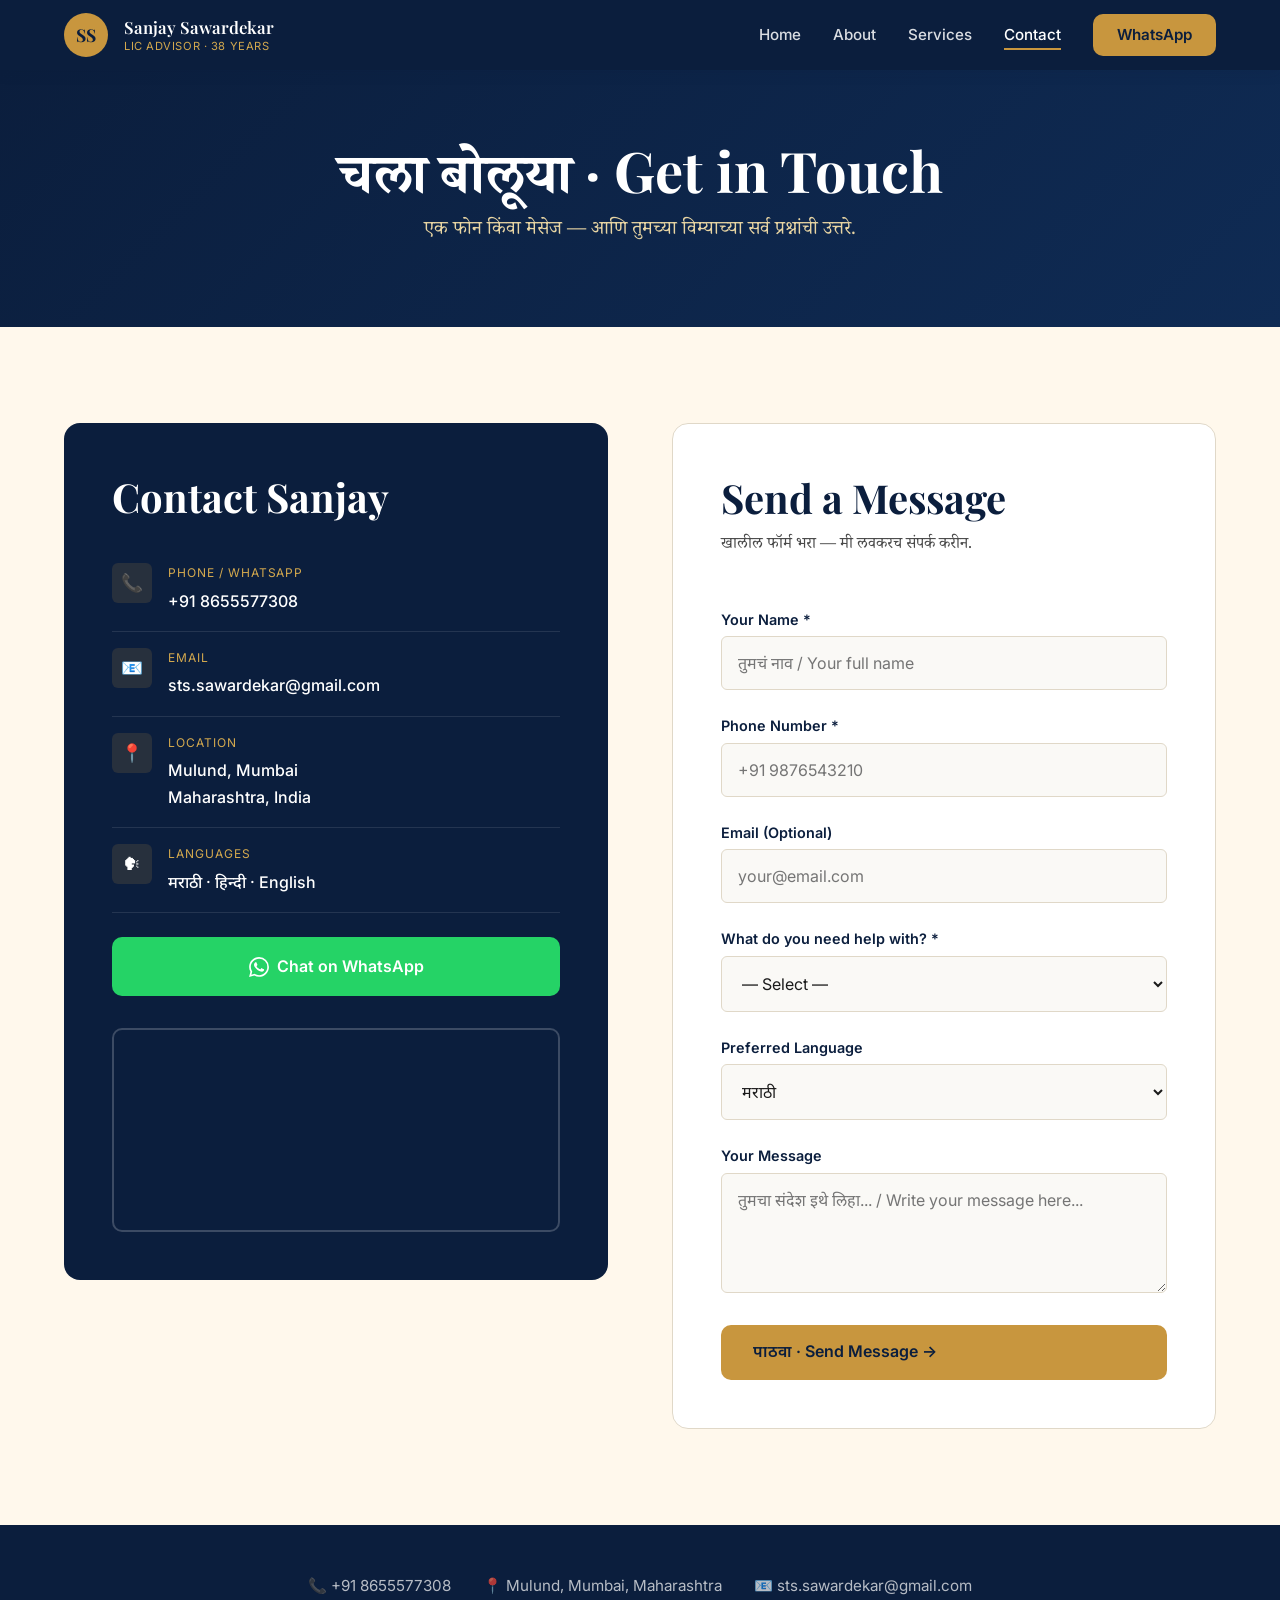
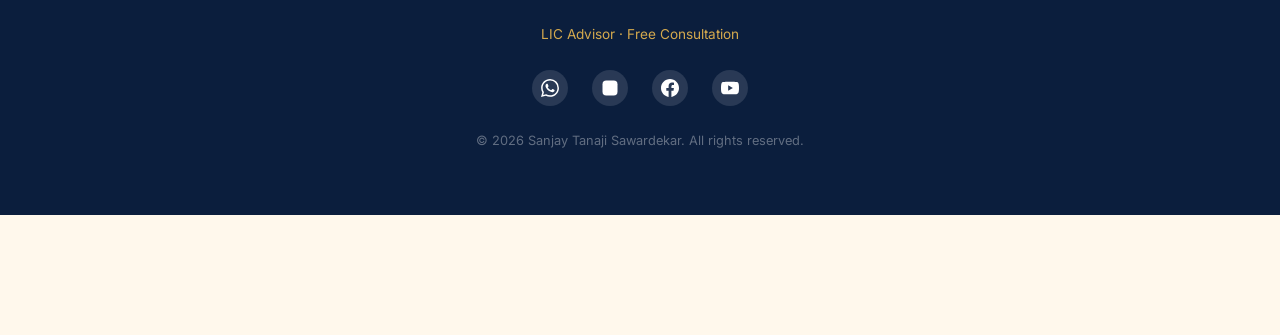
<file: contact.html>
<!DOCTYPE html>
<html lang="mr" dir="ltr">
<head>
  <meta charset="UTF-8">
  <meta name="viewport" content="width=device-width, initial-scale=1.0">
  <meta name="theme-color" content="#0B1E3D">

  <title>Contact Sanjay Sawardekar — LIC Advisor, Mulund Mumbai | Free Consultation</title>
  <meta name="description" content="Contact Sanjay Tanaji Sawardekar, LIC Advisor in Mulund, Mumbai. WhatsApp, phone call, or fill the contact form. Free consultation. Marathi, Hindi, English.">
  <meta name="keywords" content="contact LIC agent Mulund, LIC advisor phone number Mumbai, Sanjay Sawardekar contact, LIC policy help Mumbai, free LIC consultation, LIC एजंट संपर्क मुलुंड">

  <meta property="og:title" content="Contact Sanjay Sawardekar — LIC Advisor, Mulund">
  <meta property="og:description" content="Get in touch for free LIC consultation. WhatsApp, phone, or contact form. 38 years of experience at your service.">
  <meta property="og:url" content="https://sanjaysawardekar.github.io/contact.html">
  <meta property="og:type" content="website">

  <link href="https://fonts.googleapis.com/css2?family=Inter:wght@400;500;600;700&family=Noto+Sans+Devanagari:wght@400;500;600;700&family=Noto+Serif+Devanagari:wght@400;600;700&family=Playfair+Display:ital,wght@0,400;0,600;0,700;0,800;1,400;1,600&display=swap" rel="stylesheet">
  <link rel="stylesheet" href="assets/css/style.css">
  <link rel="icon" type="image/svg+xml" href="assets/favicon.svg">
  <link rel="apple-touch-icon" href="assets/favicon.svg">
</head>
<body>

  <!-- Desktop Nav -->
  <nav class="desktop-nav" role="navigation">
    <div class="nav-inner">
      <a href="index.html" class="nav-logo">
        <div class="logo-monogram">SS</div>
        <div class="logo-text">Sanjay Sawardekar<span class="sub">LIC Advisor · 38 Years</span></div>
      </a>
      <ul class="nav-links">
        <li><a href="index.html">Home</a></li>
        <li><a href="about.html">About</a></li>
        <li><a href="services.html">Services</a></li>
        <li><a href="contact.html" class="active">Contact</a></li>
        <li><a href="https://wa.me/918655577308" target="_blank" rel="noopener" class="nav-cta">WhatsApp</a></li>
      </ul>
    </div>
  </nav>

  <!-- Mobile Nav -->
  <nav class="mobile-nav" role="navigation">
    <div class="nav-inner">
      <a href="index.html" data-page="home"><svg viewBox="0 0 24 24" fill="none" stroke="currentColor" stroke-width="2"><path d="M3 9l9-7 9 7v11a2 2 0 0 1-2 2H5a2 2 0 0 1-2-2z"/><polyline points="9 22 9 12 15 12 15 22"/></svg><span>Home</span></a>
      <a href="about.html" data-page="about"><svg viewBox="0 0 24 24" fill="none" stroke="currentColor" stroke-width="2"><circle cx="12" cy="7" r="4"/><path d="M5.5 21.5v-2a4 4 0 0 1 4-4h5a4 4 0 0 1 4 4v2"/></svg><span>About</span></a>
      <a href="services.html" data-page="services"><svg viewBox="0 0 24 24" fill="none" stroke="currentColor" stroke-width="2"><rect x="2" y="3" width="20" height="14" rx="2"/><line x1="8" y1="21" x2="16" y2="21"/><line x1="12" y1="17" x2="12" y2="21"/></svg><span>Services</span></a>
      <a href="contact.html" data-page="contact"><svg viewBox="0 0 24 24" fill="none" stroke="currentColor" stroke-width="2"><path d="M4 4h16c1.1 0 2 .9 2 2v12c0 1.1-.9 2-2 2H4c-1.1 0-2-.9-2-2V6c0-1.1.9-2 2-2z"/><polyline points="22,6 12,13 2,6"/></svg><span>Contact</span></a>
      <a href="https://wa.me/918655577308" target="_blank" rel="noopener" class="nav-whatsapp"><svg viewBox="0 0 24 24" fill="currentColor" width="20" height="20"><path d="M17.472 14.382c-.297-.149-1.758-.867-2.03-.967-.273-.099-.471-.148-.67.15-.197.297-.767.966-.94 1.164-.173.199-.347.223-.644.075-.297-.15-1.255-.463-2.39-1.475-.883-.788-1.48-1.761-1.653-2.059-.173-.297-.018-.458.13-.606.134-.133.298-.347.446-.52.149-.174.198-.298.298-.497.099-.198.05-.371-.025-.52-.075-.149-.669-1.612-.916-2.207-.242-.579-.487-.5-.669-.51-.173-.008-.371-.01-.57-.01-.198 0-.52.074-.792.372-.272.297-1.04 1.016-1.04 2.479 0 1.462 1.065 2.875 1.213 3.074.149.198 2.096 3.2 5.077 4.487.709.306 1.262.489 1.694.625.712.227 1.36.195 1.871.118.571-.085 1.758-.719 2.006-1.413.248-.694.248-1.289.173-1.413-.074-.124-.272-.198-.57-.347m-5.421 7.403h-.004a9.87 9.87 0 01-5.031-1.378l-.361-.214-3.741.982.998-3.648-.235-.374a9.86 9.86 0 01-1.51-5.26c.001-5.45 4.436-9.884 9.888-9.884 2.64 0 5.122 1.03 6.988 2.898a9.825 9.825 0 012.893 6.994c-.003 5.45-4.437 9.884-9.885 9.884m8.413-18.297A11.815 11.815 0 0012.05 0C5.495 0 .16 5.335.157 11.892c0 2.096.547 4.142 1.588 5.945L.057 24l6.305-1.654a11.882 11.882 0 005.683 1.448h.005c6.554 0 11.89-5.335 11.893-11.893a11.821 11.821 0 00-3.48-8.413z"/></svg></a>
    </div>
  </nav>

  <main>
    <!-- Page Header -->
    <section class="page-header">
      <div class="container">
        <h1>चला बोलूया · Get in Touch</h1>
        <p class="marathi">एक फोन किंवा मेसेज — आणि तुमच्या विम्याच्या सर्व प्रश्नांची उत्तरे.</p>
      </div>
    </section>

    <!-- Contact Section -->
    <section class="contact-section">
      <div class="container">
        <!-- Contact Info -->
        <div class="contact-info reveal">
          <h2>Contact Sanjay</h2>

          <div class="contact-detail">
            <div class="detail-icon">&#x1F4DE;</div>
            <div>
              <div class="detail-label">Phone / WhatsApp</div>
              <div class="detail-value">
                <a href="tel:+918655577308">+91 8655577308</a>
              </div>
            </div>
          </div>

          <div class="contact-detail">
            <div class="detail-icon">&#x1F4E7;</div>
            <div>
              <div class="detail-label">Email</div>
              <div class="detail-value">
                <a href="mailto:sts.sawardekar@gmail.com">sts.sawardekar@gmail.com</a>
              </div>
            </div>
          </div>

          <div class="contact-detail">
            <div class="detail-icon">&#x1F4CD;</div>
            <div>
              <div class="detail-label">Location</div>
              <div class="detail-value">Mulund, Mumbai<br>Maharashtra, India</div>
            </div>
          </div>

          <div class="contact-detail">
            <div class="detail-icon">&#x1F5E3;</div>
            <div>
              <div class="detail-label">Languages</div>
              <div class="detail-value">मराठी · हिन्दी · English</div>
            </div>
          </div>

          <a href="https://wa.me/918655577308" target="_blank" rel="noopener" class="btn btn-whatsapp" style="display: flex; justify-content: center; margin-top: var(--space-lg);">
            <svg width="20" height="20" viewBox="0 0 24 24" fill="currentColor"><path d="M17.472 14.382c-.297-.149-1.758-.867-2.03-.967-.273-.099-.471-.148-.67.15-.197.297-.767.966-.94 1.164-.173.199-.347.223-.644.075-.297-.15-1.255-.463-2.39-1.475-.883-.788-1.48-1.761-1.653-2.059-.173-.297-.018-.458.13-.606.134-.133.298-.347.446-.52.149-.174.198-.298.298-.497.099-.198.05-.371-.025-.52-.075-.149-.669-1.612-.916-2.207-.242-.579-.487-.5-.669-.51-.173-.008-.371-.01-.57-.01-.198 0-.52.074-.792.372-.272.297-1.04 1.016-1.04 2.479 0 1.462 1.065 2.875 1.213 3.074.149.198 2.096 3.2 5.077 4.487.709.306 1.262.489 1.694.625.712.227 1.36.195 1.871.118.571-.085 1.758-.719 2.006-1.413.248-.694.248-1.289.173-1.413-.074-.124-.272-.198-.57-.347m-5.421 7.403h-.004a9.87 9.87 0 01-5.031-1.378l-.361-.214-3.741.982.998-3.648-.235-.374a9.86 9.86 0 01-1.51-5.26c.001-5.45 4.436-9.884 9.888-9.884 2.64 0 5.122 1.03 6.988 2.898a9.825 9.825 0 012.893 6.994c-.003 5.45-4.437 9.884-9.885 9.884m8.413-18.297A11.815 11.815 0 0012.05 0C5.495 0 .16 5.335.157 11.892c0 2.096.547 4.142 1.588 5.945L.057 24l6.305-1.654a11.882 11.882 0 005.683 1.448h.005c6.554 0 11.89-5.335 11.893-11.893a11.821 11.821 0 00-3.48-8.413z"/></svg>
            Chat on WhatsApp
          </a>

          <!-- Map -->
          <div class="contact-map">
            <iframe
              src="https://www.google.com/maps/embed?pb=!1m18!1m12!1m3!1d3770.123456789!2d72.95!3d19.17!2m3!1f0!2f0!3f0!3m2!1i1024!2i768!4f13.1!3m3!1m2!1s0x3be7b9f0e1234567%3A0xabcdef1234567890!2sMulund%2C%20Mumbai%2C%20Maharashtra!5e0!3m2!1sen!2sin!4v1690000000000!5m2!1sen!2sin"
              title="Mulund, Mumbai on Google Maps"
              loading="lazy"
              referrerpolicy="no-referrer-when-downgrade"
              allowfullscreen="">
            </iframe>
          </div>
        </div>

        <!-- Contact Form -->
        <div class="contact-form-wrapper reveal" id="contact-form-wrapper">
          <h2>Send a Message</h2>
          <span class="marathi">खालील फॉर्म भरा — मी लवकरच संपर्क करीन.</span>

          <form id="contact-form"
                action="https://formspree.io/f/xnjkakna"
                method="POST">

            <div class="form-group">
              <label for="name">Your Name *</label>
              <input type="text" id="name" name="name" placeholder="तुमचं नाव / Your full name" required autocomplete="name">
            </div>

            <div class="form-group">
              <label for="phone">Phone Number *</label>
              <input type="tel" id="phone" name="phone" placeholder="+91 9876543210" required autocomplete="tel">
            </div>

            <div class="form-group">
              <label for="email">Email (Optional)</label>
              <input type="email" id="email" name="email" placeholder="your@email.com" autocomplete="email">
            </div>

            <div class="form-group">
              <label for="service">What do you need help with? *</label>
              <select id="service" name="service" required>
                <option value="">— Select —</option>
                <option value="new-policy">New Policy — नवीन पॉलिसी</option>
                <option value="old-policy">Old Policy Servicing — जुनी पॉलिसी सेवा</option>
                <option value="maturity-claim">Maturity Claim — मॅच्युरिटी क्लेम</option>
                <option value="death-claim">Death Claim — डेथ क्लेम</option>
                <option value="policy-revival">Policy Revival — पॉलिसी रिव्हायव्हल</option>
                <option value="loan">Loan Against Policy — पॉलिसीवर कर्ज</option>
                <option value="general-query">General Query — सामान्य प्रश्न</option>
                <option value="other">Other — इतर</option>
              </select>
            </div>

            <div class="form-group">
              <label for="language">Preferred Language</label>
              <select id="language" name="language">
                <option value="marathi">मराठी</option>
                <option value="hindi">हिन्दी</option>
                <option value="english">English</option>
              </select>
            </div>

            <div class="form-group">
              <label for="message">Your Message</label>
              <textarea id="message" name="message" placeholder="तुमचा संदेश इथे लिहा... / Write your message here..."></textarea>
            </div>

            <button type="submit" class="btn btn-primary form-submit">
              पाठवा · Send Message &#8594;
            </button>
          </form>

          <!-- Success Message -->
          <div id="form-success" class="form-success">
            <div class="success-icon">&#x2705;</div>
            <h3>धन्यवाद · Thank You!</h3>
            <p>Your message has been sent. I'll get back to you soon.</p>
            <p class="marathi-sans" style="color: var(--text-secondary); margin-top: var(--space-sm);">तुमचा संदेश पाठवला गेला आहे. मी लवकरच संपर्क करेन.</p>
          </div>
        </div>
      </div>
    </section>
  </main>

  <!-- Footer -->
  <footer class="site-footer">
    <div class="container">
      <div class="footer-contact">
        <span>&#x1F4DE; <a href="tel:+918****7308" style="color:inherit;">+91 8655577308</a></span>
        <span>&#x1F4CD; Mulund, Mumbai, Maharashtra</span>
        <span>&#x1F4E7; <a href="mailto:sts.sawardekar@gmail.com" style="color:inherit;">sts.sawardekar@gmail.com</a></span>
      </div>
      <p class="footer-affiliation">LIC Advisor · Free Consultation</p>
      <div class="footer-social">
        <a href="https://wa.me/918655577308" target="_blank" rel="noopener" class="social-icon-link" aria-label="WhatsApp">
          <svg width="18" height="18" viewBox="0 0 24 24" fill="currentColor"><path d="M17.472 14.382c-.297-.149-1.758-.867-2.03-.967-.273-.099-.471-.148-.67.15-.197.297-.767.966-.94 1.164-.173.199-.347.223-.644.075-.297-.15-1.255-.463-2.39-1.475-.883-.788-1.48-1.761-1.653-2.059-.173-.297-.018-.458.13-.606.134-.133.298-.347.446-.52.149-.174.198-.298.298-.497.099-.198.05-.371-.025-.52-.075-.149-.669-1.612-.916-2.207-.242-.579-.487-.5-.669-.51-.173-.008-.371-.01-.57-.01-.198 0-.52.074-.792.372-.272.297-1.04 1.016-1.04 2.479 0 1.462 1.065 2.875 1.213 3.074.149.198 2.096 3.2 5.077 4.487.709.306 1.262.489 1.694.625.712.227 1.36.195 1.871.118.571-.085 1.758-.719 2.006-1.413.248-.694.248-1.289.173-1.413-.074-.124-.272-.198-.57-.347m-5.421 7.403h-.004a9.87 9.87 0 01-5.031-1.378l-.361-.214-3.741.982.998-3.648-.235-.374a9.86 9.86 0 01-1.51-5.26c.001-5.45 4.436-9.884 9.888-9.884 2.64 0 5.122 1.03 6.988 2.898a9.825 9.825 0 012.893 6.994c-.003 5.45-4.437 9.884-9.885 9.884m8.413-18.297A11.815 11.815 0 0012.05 0C5.495 0 .16 5.335.157 11.892c0 2.096.547 4.142 1.588 5.945L.057 24l6.305-1.654a11.882 11.882 0 005.683 1.448h.005c6.554 0 11.89-5.335 11.893-11.893a11.821 11.821 0 00-3.48-8.413z"/></svg>
        </a>
        <a href="#" class="social-icon-link" aria-label="Instagram">
          <svg width="18" height="18" viewBox="0 0 24 24" fill="currentColor"><rect x="2" y="2" width="20" height="20" rx="5" ry="5"/><circle cx="12" cy="12" r="5"/><circle cx="17.5" cy="6.5" r="1.5"/></svg>
        </a>
        <a href="#" class="social-icon-link" aria-label="Facebook">
          <svg width="18" height="18" viewBox="0 0 24 24" fill="currentColor"><path d="M24 12.073c0-6.627-5.373-12-12-12s-12 5.373-12 12c0 5.99 4.388 10.954 10.125 11.854v-8.385H7.078v-3.47h3.047V9.43c0-3.007 1.792-4.669 4.533-4.669 1.312 0 2.686.235 2.686.235v2.953H15.83c-1.491 0-1.956.925-1.956 1.874v2.25h3.328l-.532 3.47h-2.796v8.385C19.612 23.027 24 18.062 24 12.073z"/></svg>
        </a>
        <a href="#" class="social-icon-link" aria-label="YouTube">
          <svg width="18" height="18" viewBox="0 0 24 24" fill="currentColor"><path d="M23.498 6.186a3.016 3.016 0 0 0-2.122-2.136C19.505 3.545 12 3.545 12 3.545s-7.505 0-9.377.505A3.017 3.017 0 0 0 .502 6.186C0 8.07 0 12 0 12s0 3.93.502 5.814a3.016 3.016 0 0 0 2.122 2.136c1.871.505 9.376.505 9.376.505s7.505 0 9.377-.505a3.015 3.015 0 0 0 2.122-2.136C24 15.93 24 12 24 12s0-3.93-.502-5.814zM9.545 15.568V8.432L15.818 12l-6.273 3.568z"/></svg>
        </a>
      </div>
      <p class="footer-copyright">&copy; 2026 Sanjay Tanaji Sawardekar. All rights reserved.</p>
    </div>
  </footer>

  <button class="scroll-top" aria-label="Scroll to top">&#x2191;</button>
  <script src="assets/js/main.js" defer></script>
</body>
</html>
</file>
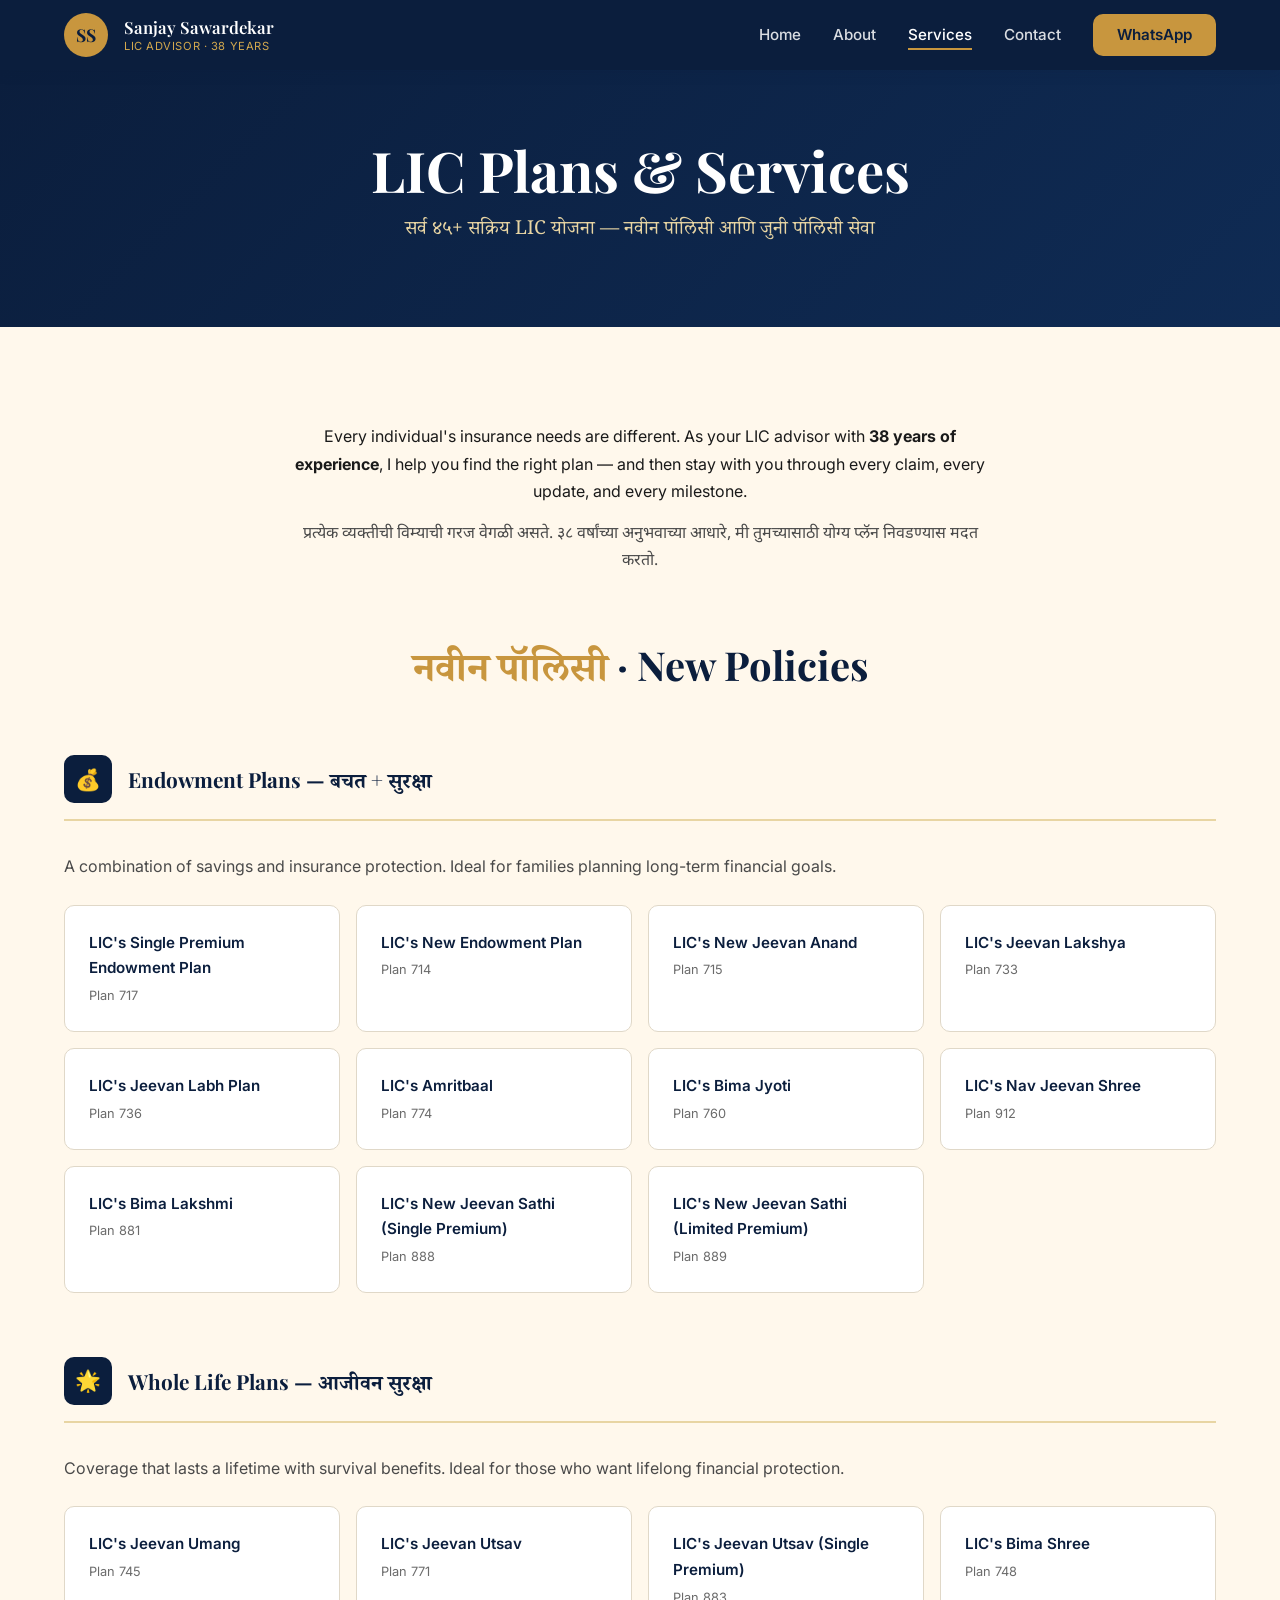
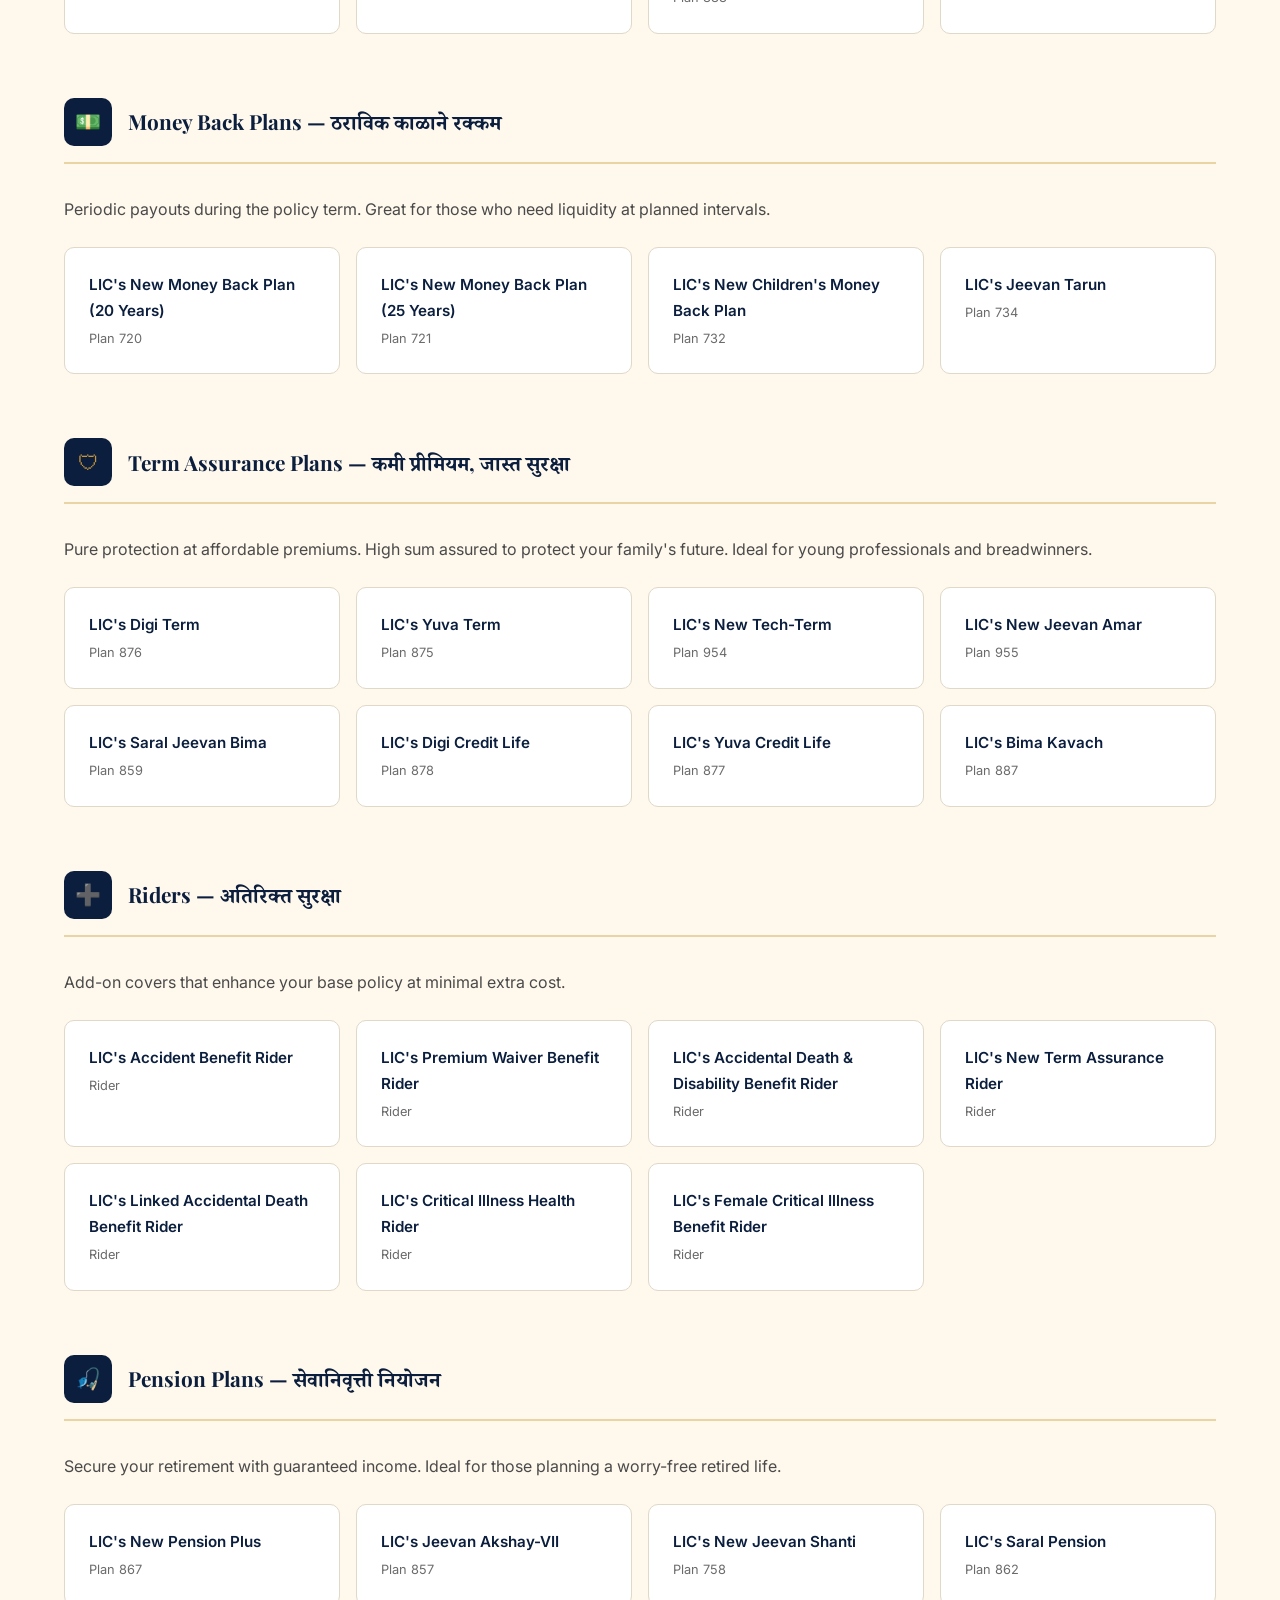
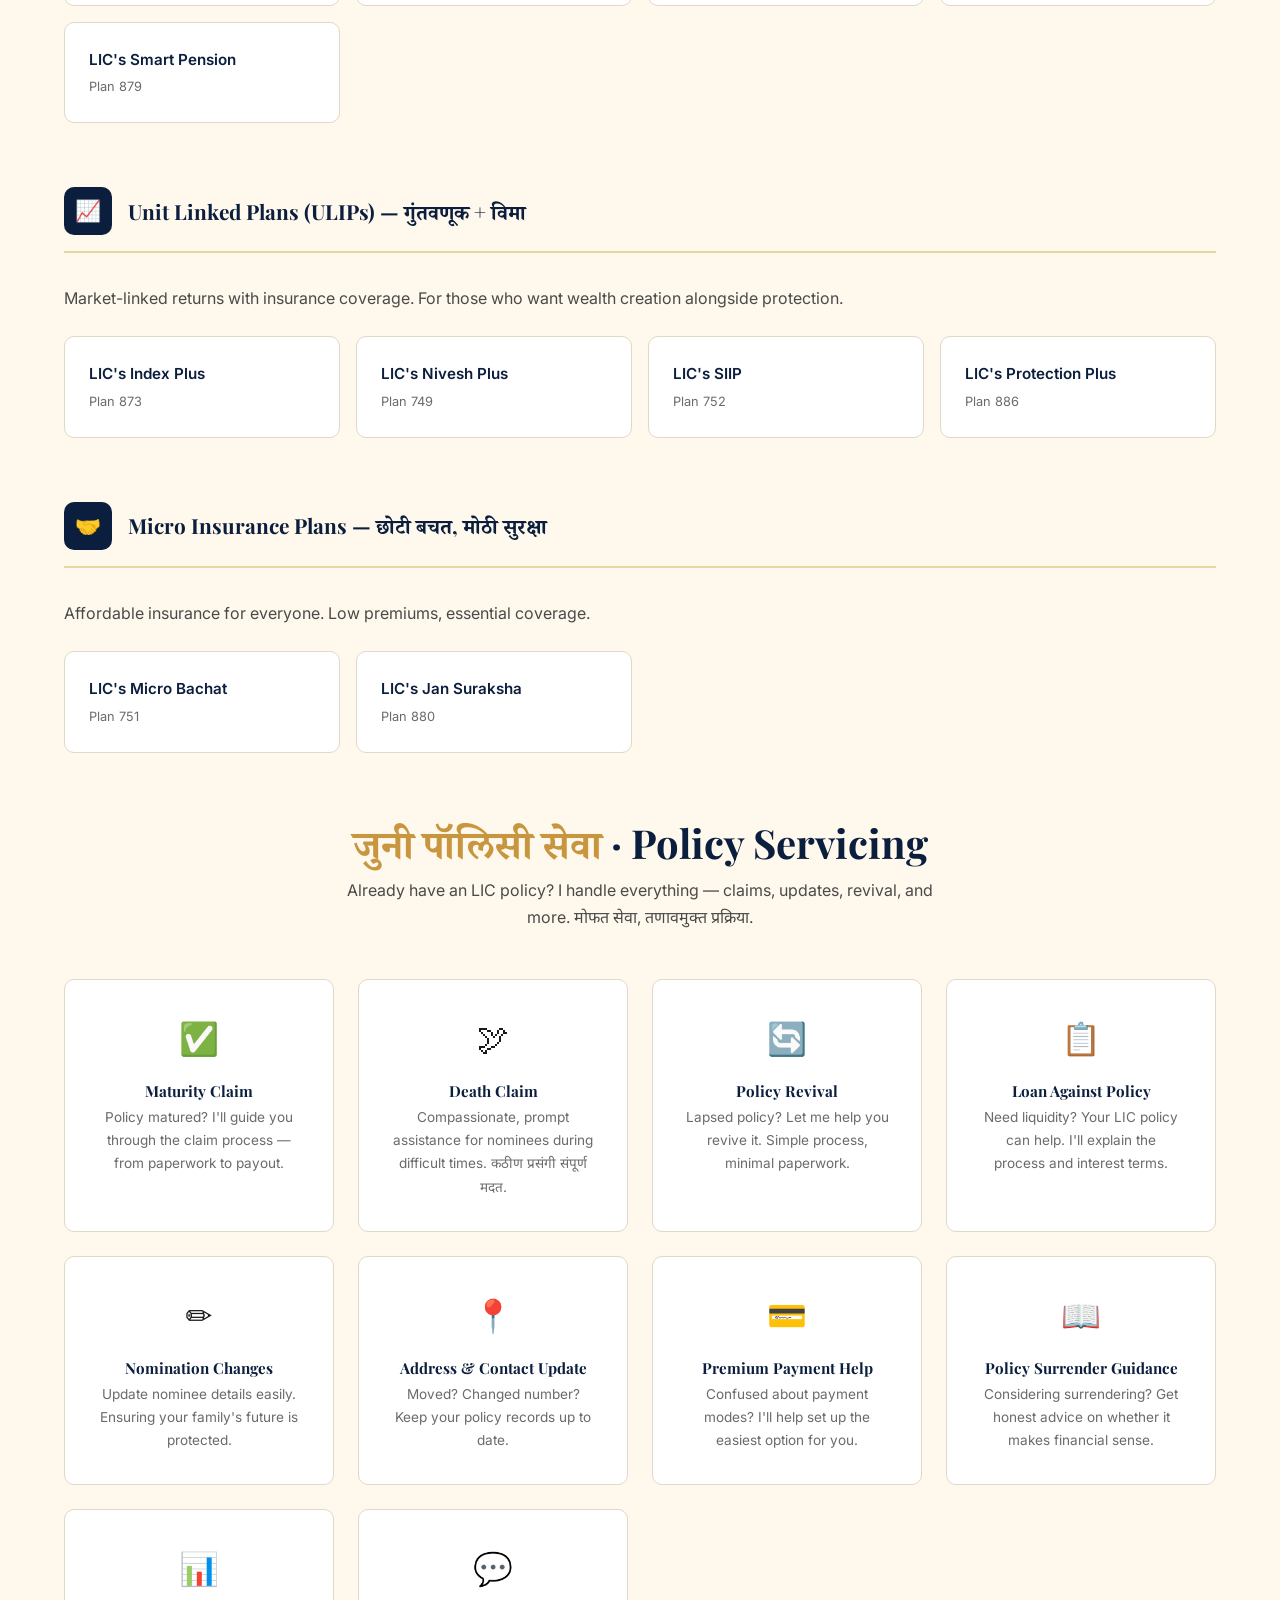
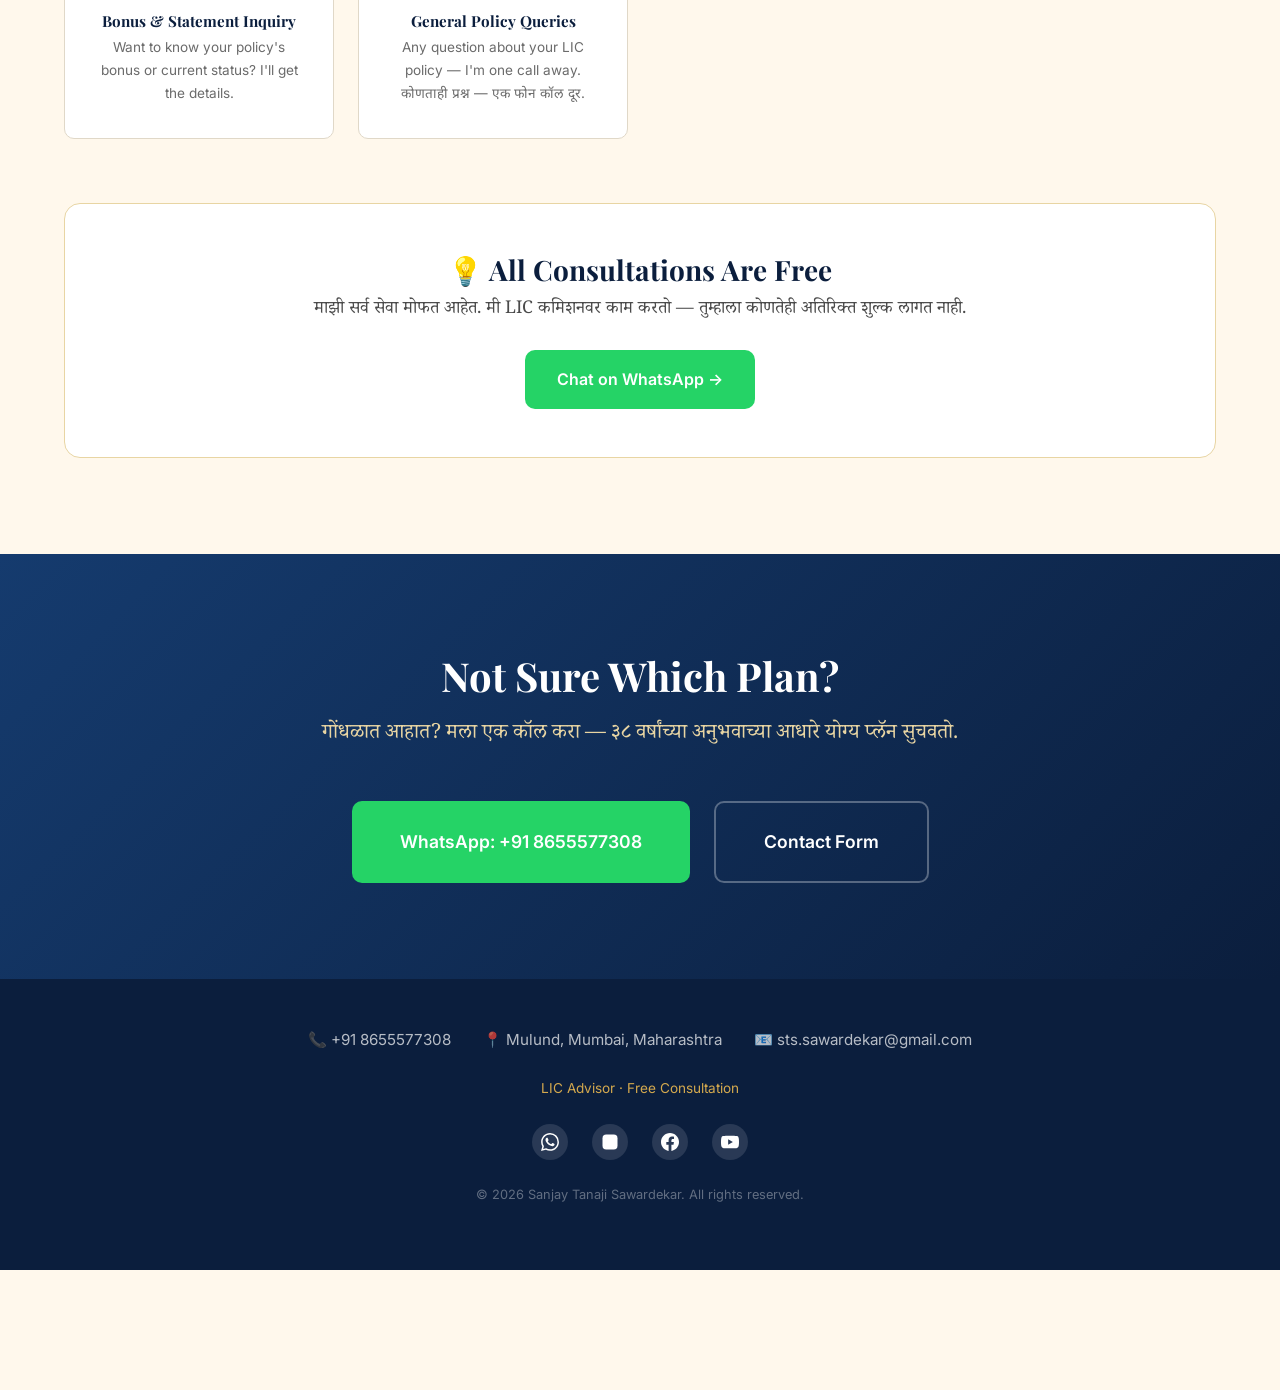
<file: services.html>
<!DOCTYPE html>
<html lang="mr" dir="ltr">
<head>
  <meta charset="UTF-8">
  <meta name="viewport" content="width=device-width, initial-scale=1.0">
  <meta name="theme-color" content="#0B1E3D">

  <title>LIC Services & Plans — Sanjay Sawardekar | New Policies, Policy Servicing, Mulund</title>
  <meta name="description" content="All 45+ active LIC plans explained. Endowment, Term, Pension, ULIP, Micro Insurance. Free policy servicing — maturity claims, death claims, revival. Mulund, Mumbai.">
  <meta name="keywords" content="LIC plans list, LIC endowment plans, LIC term insurance, LIC pension plans, LIC ULIP, LIC policy servicing, LIC claim help Mulund, LIC new policy Mumbai, LIC एजंट प्लॅन्स">

  <meta property="og:title" content="LIC Services & Plans — Sanjay Sawardekar, LIC Advisor">
  <meta property="og:description" content="Complete LIC plan catalog: 45+ active plans explained. New policies, old policy servicing, claims assistance — all free.">
  <meta property="og:url" content="https://sanjaysawardekar.github.io/services.html">
  <meta property="og:type" content="website">

  <link href="https://fonts.googleapis.com/css2?family=Inter:wght@400;500;600;700&family=Noto+Sans+Devanagari:wght@400;500;600;700&family=Noto+Serif+Devanagari:wght@400;600;700&family=Playfair+Display:ital,wght@0,400;0,600;0,700;0,800;1,400;1,600&display=swap" rel="stylesheet">
  <link rel="stylesheet" href="assets/css/style.css">
  <link rel="icon" type="image/svg+xml" href="assets/favicon.svg">
  <link rel="apple-touch-icon" href="assets/favicon.svg">
</head>
<body>

  <!-- Desktop Nav -->
  <nav class="desktop-nav" role="navigation">
    <div class="nav-inner">
      <a href="index.html" class="nav-logo">
        <div class="logo-monogram">SS</div>
        <div class="logo-text">Sanjay Sawardekar<span class="sub">LIC Advisor · 38 Years</span></div>
      </a>
      <ul class="nav-links">
        <li><a href="index.html">Home</a></li>
        <li><a href="about.html">About</a></li>
        <li><a href="services.html" class="active">Services</a></li>
        <li><a href="contact.html">Contact</a></li>
        <li><a href="https://wa.me/918655577308" target="_blank" rel="noopener" class="nav-cta">WhatsApp</a></li>
      </ul>
    </div>
  </nav>

  <!-- Mobile Nav -->
  <nav class="mobile-nav" role="navigation">
    <div class="nav-inner">
      <a href="index.html" data-page="home"><svg viewBox="0 0 24 24" fill="none" stroke="currentColor" stroke-width="2"><path d="M3 9l9-7 9 7v11a2 2 0 0 1-2 2H5a2 2 0 0 1-2-2z"/><polyline points="9 22 9 12 15 12 15 22"/></svg><span>Home</span></a>
      <a href="about.html" data-page="about"><svg viewBox="0 0 24 24" fill="none" stroke="currentColor" stroke-width="2"><circle cx="12" cy="7" r="4"/><path d="M5.5 21.5v-2a4 4 0 0 1 4-4h5a4 4 0 0 1 4 4v2"/></svg><span>About</span></a>
      <a href="services.html" data-page="services"><svg viewBox="0 0 24 24" fill="none" stroke="currentColor" stroke-width="2"><rect x="2" y="3" width="20" height="14" rx="2"/><line x1="8" y1="21" x2="16" y2="21"/><line x1="12" y1="17" x2="12" y2="21"/></svg><span>Services</span></a>
      <a href="contact.html" data-page="contact"><svg viewBox="0 0 24 24" fill="none" stroke="currentColor" stroke-width="2"><path d="M4 4h16c1.1 0 2 .9 2 2v12c0 1.1-.9 2-2 2H4c-1.1 0-2-.9-2-2V6c0-1.1.9-2 2-2z"/><polyline points="22,6 12,13 2,6"/></svg><span>Contact</span></a>
      <a href="https://wa.me/918655577308" target="_blank" rel="noopener" class="nav-whatsapp"><svg viewBox="0 0 24 24" fill="currentColor" width="20" height="20"><path d="M17.472 14.382c-.297-.149-1.758-.867-2.03-.967-.273-.099-.471-.148-.67.15-.197.297-.767.966-.94 1.164-.173.199-.347.223-.644.075-.297-.15-1.255-.463-2.39-1.475-.883-.788-1.48-1.761-1.653-2.059-.173-.297-.018-.458.13-.606.134-.133.298-.347.446-.52.149-.174.198-.298.298-.497.099-.198.05-.371-.025-.52-.075-.149-.669-1.612-.916-2.207-.242-.579-.487-.5-.669-.51-.173-.008-.371-.01-.57-.01-.198 0-.52.074-.792.372-.272.297-1.04 1.016-1.04 2.479 0 1.462 1.065 2.875 1.213 3.074.149.198 2.096 3.2 5.077 4.487.709.306 1.262.489 1.694.625.712.227 1.36.195 1.871.118.571-.085 1.758-.719 2.006-1.413.248-.694.248-1.289.173-1.413-.074-.124-.272-.198-.57-.347m-5.421 7.403h-.004a9.87 9.87 0 01-5.031-1.378l-.361-.214-3.741.982.998-3.648-.235-.374a9.86 9.86 0 01-1.51-5.26c.001-5.45 4.436-9.884 9.888-9.884 2.64 0 5.122 1.03 6.988 2.898a9.825 9.825 0 012.893 6.994c-.003 5.45-4.437 9.884-9.885 9.884m8.413-18.297A11.815 11.815 0 0012.05 0C5.495 0 .16 5.335.157 11.892c0 2.096.547 4.142 1.588 5.945L.057 24l6.305-1.654a11.882 11.882 0 005.683 1.448h.005c6.554 0 11.89-5.335 11.893-11.893a11.821 11.821 0 00-3.48-8.413z"/></svg></a>
    </div>
  </nav>

  <main>
    <!-- Page Header -->
    <section class="page-header">
      <div class="container">
        <h1>LIC Plans & Services</h1>
        <p class="marathi">सर्व ४५+ सक्रिय LIC योजना — नवीन पॉलिसी आणि जुनी पॉलिसी सेवा</p>
      </div>
    </section>

    <!-- Intro -->
    <section class="services-page">
      <div class="container">
        <div class="services-intro reveal">
          <p>Every individual's insurance needs are different. As your LIC advisor with <strong>38 years of experience</strong>, I help you find the right plan — and then stay with you through every claim, every update, and every milestone.</p>
          <p class="marathi-sans" style="color: var(--text-secondary);">प्रत्येक व्यक्तीची विम्याची गरज वेगळी असते. ३८ वर्षांच्या अनुभवाच्या आधारे, मी तुमच्यासाठी योग्य प्लॅन निवडण्यास मदत करतो.</p>
        </div>

        <!-- ═══════════════ NEW POLICIES ═══════════════ -->
        <h2 id="new-policies" style="text-align:center; margin-bottom: var(--space-3xl);">
          <span class="gold-text">नवीन पॉलिसी</span> · New Policies
        </h2>

        <!-- Endowment Plans -->
        <div class="service-category reveal">
          <div class="service-category-header">
            <div class="cat-icon">&#x1F4B0;</div>
            <h3>Endowment Plans — बचत + सुरक्षा</h3>
          </div>
          <p style="margin-bottom: var(--space-lg); color: var(--text-secondary);">A combination of savings and insurance protection. Ideal for families planning long-term financial goals.</p>
          <div class="plans-grid">
            <div class="plan-card"><div class="plan-name">LIC's Single Premium Endowment Plan</div><div class="plan-number">Plan 717</div></div>
            <div class="plan-card"><div class="plan-name">LIC's New Endowment Plan</div><div class="plan-number">Plan 714</div></div>
            <div class="plan-card"><div class="plan-name">LIC's New Jeevan Anand</div><div class="plan-number">Plan 715</div></div>
            <div class="plan-card"><div class="plan-name">LIC's Jeevan Lakshya</div><div class="plan-number">Plan 733</div></div>
            <div class="plan-card"><div class="plan-name">LIC's Jeevan Labh Plan</div><div class="plan-number">Plan 736</div></div>
            <div class="plan-card"><div class="plan-name">LIC's Amritbaal</div><div class="plan-number">Plan 774</div></div>
            <div class="plan-card"><div class="plan-name">LIC's Bima Jyoti</div><div class="plan-number">Plan 760</div></div>
            <div class="plan-card"><div class="plan-name">LIC's Nav Jeevan Shree</div><div class="plan-number">Plan 912</div></div>
            <div class="plan-card"><div class="plan-name">LIC's Bima Lakshmi</div><div class="plan-number">Plan 881</div></div>
            <div class="plan-card"><div class="plan-name">LIC's New Jeevan Sathi (Single Premium)</div><div class="plan-number">Plan 888</div></div>
            <div class="plan-card"><div class="plan-name">LIC's New Jeevan Sathi (Limited Premium)</div><div class="plan-number">Plan 889</div></div>
          </div>
        </div>

        <!-- Whole Life Plans -->
        <div class="service-category reveal">
          <div class="service-category-header">
            <div class="cat-icon">&#x1F31F;</div>
            <h3>Whole Life Plans — आजीवन सुरक्षा</h3>
          </div>
          <p style="margin-bottom: var(--space-lg); color: var(--text-secondary);">Coverage that lasts a lifetime with survival benefits. Ideal for those who want lifelong financial protection.</p>
          <div class="plans-grid">
            <div class="plan-card"><div class="plan-name">LIC's Jeevan Umang</div><div class="plan-number">Plan 745</div></div>
            <div class="plan-card"><div class="plan-name">LIC's Jeevan Utsav</div><div class="plan-number">Plan 771</div></div>
            <div class="plan-card"><div class="plan-name">LIC's Jeevan Utsav (Single Premium)</div><div class="plan-number">Plan 883</div></div>
            <div class="plan-card"><div class="plan-name">LIC's Bima Shree</div><div class="plan-number">Plan 748</div></div>
          </div>
        </div>

        <!-- Money Back Plans -->
        <div class="service-category reveal">
          <div class="service-category-header">
            <div class="cat-icon">&#x1F4B5;</div>
            <h3>Money Back Plans — ठराविक काळाने रक्कम</h3>
          </div>
          <p style="margin-bottom: var(--space-lg); color: var(--text-secondary);">Periodic payouts during the policy term. Great for those who need liquidity at planned intervals.</p>
          <div class="plans-grid">
            <div class="plan-card"><div class="plan-name">LIC's New Money Back Plan (20 Years)</div><div class="plan-number">Plan 720</div></div>
            <div class="plan-card"><div class="plan-name">LIC's New Money Back Plan (25 Years)</div><div class="plan-number">Plan 721</div></div>
            <div class="plan-card"><div class="plan-name">LIC's New Children's Money Back Plan</div><div class="plan-number">Plan 732</div></div>
            <div class="plan-card"><div class="plan-name">LIC's Jeevan Tarun</div><div class="plan-number">Plan 734</div></div>
          </div>
        </div>

        <!-- Term Assurance Plans -->
        <div class="service-category reveal">
          <div class="service-category-header">
            <div class="cat-icon">&#x1F6E1;</div>
            <h3>Term Assurance Plans — कमी प्रीमियम, जास्त सुरक्षा</h3>
          </div>
          <p style="margin-bottom: var(--space-lg); color: var(--text-secondary);">Pure protection at affordable premiums. High sum assured to protect your family's future. Ideal for young professionals and breadwinners.</p>
          <div class="plans-grid">
            <div class="plan-card"><div class="plan-name">LIC's Digi Term</div><div class="plan-number">Plan 876</div></div>
            <div class="plan-card"><div class="plan-name">LIC's Yuva Term</div><div class="plan-number">Plan 875</div></div>
            <div class="plan-card"><div class="plan-name">LIC's New Tech-Term</div><div class="plan-number">Plan 954</div></div>
            <div class="plan-card"><div class="plan-name">LIC's New Jeevan Amar</div><div class="plan-number">Plan 955</div></div>
            <div class="plan-card"><div class="plan-name">LIC's Saral Jeevan Bima</div><div class="plan-number">Plan 859</div></div>
            <div class="plan-card"><div class="plan-name">LIC's Digi Credit Life</div><div class="plan-number">Plan 878</div></div>
            <div class="plan-card"><div class="plan-name">LIC's Yuva Credit Life</div><div class="plan-number">Plan 877</div></div>
            <div class="plan-card"><div class="plan-name">LIC's Bima Kavach</div><div class="plan-number">Plan 887</div></div>
          </div>
        </div>

        <!-- Riders -->
        <div class="service-category reveal">
          <div class="service-category-header">
            <div class="cat-icon">&#x2795;</div>
            <h3>Riders — अतिरिक्त सुरक्षा</h3>
          </div>
          <p style="margin-bottom: var(--space-lg); color: var(--text-secondary);">Add-on covers that enhance your base policy at minimal extra cost.</p>
          <div class="plans-grid">
            <div class="plan-card"><div class="plan-name">LIC's Accident Benefit Rider</div><div class="plan-number">Rider</div></div>
            <div class="plan-card"><div class="plan-name">LIC's Premium Waiver Benefit Rider</div><div class="plan-number">Rider</div></div>
            <div class="plan-card"><div class="plan-name">LIC's Accidental Death & Disability Benefit Rider</div><div class="plan-number">Rider</div></div>
            <div class="plan-card"><div class="plan-name">LIC's New Term Assurance Rider</div><div class="plan-number">Rider</div></div>
            <div class="plan-card"><div class="plan-name">LIC's Linked Accidental Death Benefit Rider</div><div class="plan-number">Rider</div></div>
            <div class="plan-card"><div class="plan-name">LIC's Critical Illness Health Rider</div><div class="plan-number">Rider</div></div>
            <div class="plan-card"><div class="plan-name">LIC's Female Critical Illness Benefit Rider</div><div class="plan-number">Rider</div></div>
          </div>
        </div>

        <!-- Pension Plans -->
        <div class="service-category reveal">
          <div class="service-category-header">
            <div class="cat-icon">&#x1F3A3;</div>
            <h3>Pension Plans — सेवानिवृत्ती नियोजन</h3>
          </div>
          <p style="margin-bottom: var(--space-lg); color: var(--text-secondary);">Secure your retirement with guaranteed income. Ideal for those planning a worry-free retired life.</p>
          <div class="plans-grid">
            <div class="plan-card"><div class="plan-name">LIC's New Pension Plus</div><div class="plan-number">Plan 867</div></div>
            <div class="plan-card"><div class="plan-name">LIC's Jeevan Akshay-VII</div><div class="plan-number">Plan 857</div></div>
            <div class="plan-card"><div class="plan-name">LIC's New Jeevan Shanti</div><div class="plan-number">Plan 758</div></div>
            <div class="plan-card"><div class="plan-name">LIC's Saral Pension</div><div class="plan-number">Plan 862</div></div>
            <div class="plan-card"><div class="plan-name">LIC's Smart Pension</div><div class="plan-number">Plan 879</div></div>
          </div>
        </div>

        <!-- Unit Linked Plans -->
        <div class="service-category reveal">
          <div class="service-category-header">
            <div class="cat-icon">&#x1F4C8;</div>
            <h3>Unit Linked Plans (ULIPs) — गुंतवणूक + विमा</h3>
          </div>
          <p style="margin-bottom: var(--space-lg); color: var(--text-secondary);">Market-linked returns with insurance coverage. For those who want wealth creation alongside protection.</p>
          <div class="plans-grid">
            <div class="plan-card"><div class="plan-name">LIC's Index Plus</div><div class="plan-number">Plan 873</div></div>
            <div class="plan-card"><div class="plan-name">LIC's Nivesh Plus</div><div class="plan-number">Plan 749</div></div>
            <div class="plan-card"><div class="plan-name">LIC's SIIP</div><div class="plan-number">Plan 752</div></div>
            <div class="plan-card"><div class="plan-name">LIC's Protection Plus</div><div class="plan-number">Plan 886</div></div>
          </div>
        </div>

        <!-- Micro Insurance Plans -->
        <div class="service-category reveal">
          <div class="service-category-header">
            <div class="cat-icon">&#x1F91D;</div>
            <h3>Micro Insurance Plans — छोटी बचत, मोठी सुरक्षा</h3>
          </div>
          <p style="margin-bottom: var(--space-lg); color: var(--text-secondary);">Affordable insurance for everyone. Low premiums, essential coverage.</p>
          <div class="plans-grid">
            <div class="plan-card"><div class="plan-name">LIC's Micro Bachat</div><div class="plan-number">Plan 751</div></div>
            <div class="plan-card"><div class="plan-name">LIC's Jan Suraksha</div><div class="plan-number">Plan 880</div></div>
          </div>
        </div>

        <!-- ═══════════════ POLICY SERVICING ═══════════════ -->
        <div class="reveal" id="policy-servicing" style="margin-top: var(--space-3xl);">
          <h2 style="text-align:center; margin-bottom: var(--space-sm);">
            <span class="gold-text">जुनी पॉलिसी सेवा</span> · Policy Servicing
          </h2>
          <p style="text-align:center; color: var(--text-secondary); max-width: 600px; margin: 0 auto var(--space-2xl);">
            Already have an LIC policy? I handle everything — claims, updates, revival, and more. मोफत सेवा, तणावमुक्त प्रक्रिया.
          </p>

          <div class="servicing-grid">
            <div class="servicing-card">
              <div class="servicing-icon">&#x2705;</div>
              <h4>Maturity Claim</h4>
              <p>Policy matured? I'll guide you through the claim process — from paperwork to payout.</p>
            </div>
            <div class="servicing-card">
              <div class="servicing-icon">&#x1F54A;</div>
              <h4>Death Claim</h4>
              <p>Compassionate, prompt assistance for nominees during difficult times. कठीण प्रसंगी संपूर्ण मदत.</p>
            </div>
            <div class="servicing-card">
              <div class="servicing-icon">&#x1F504;</div>
              <h4>Policy Revival</h4>
              <p>Lapsed policy? Let me help you revive it. Simple process, minimal paperwork.</p>
            </div>
            <div class="servicing-card">
              <div class="servicing-icon">&#x1F4CB;</div>
              <h4>Loan Against Policy</h4>
              <p>Need liquidity? Your LIC policy can help. I'll explain the process and interest terms.</p>
            </div>
            <div class="servicing-card">
              <div class="servicing-icon">&#x270F;</div>
              <h4>Nomination Changes</h4>
              <p>Update nominee details easily. Ensuring your family's future is protected.</p>
            </div>
            <div class="servicing-card">
              <div class="servicing-icon">&#x1F4CD;</div>
              <h4>Address & Contact Update</h4>
              <p>Moved? Changed number? Keep your policy records up to date.</p>
            </div>
            <div class="servicing-card">
              <div class="servicing-icon">&#x1F4B3;</div>
              <h4>Premium Payment Help</h4>
              <p>Confused about payment modes? I'll help set up the easiest option for you.</p>
            </div>
            <div class="servicing-card">
              <div class="servicing-icon">&#x1F4D6;</div>
              <h4>Policy Surrender Guidance</h4>
              <p>Considering surrendering? Get honest advice on whether it makes financial sense.</p>
            </div>
            <div class="servicing-card">
              <div class="servicing-icon">&#x1F4CA;</div>
              <h4>Bonus & Statement Inquiry</h4>
              <p>Want to know your policy's bonus or current status? I'll get the details.</p>
            </div>
            <div class="servicing-card">
              <div class="servicing-icon">&#x1F4AC;</div>
              <h4>General Policy Queries</h4>
              <p>Any question about your LIC policy — I'm one call away. कोणताही प्रश्न — एक फोन कॉल दूर.</p>
            </div>
          </div>
        </div>

        <!-- Note -->
        <div class="services-note reveal">
          <h3>&#x1F4A1; All Consultations Are Free</h3>
          <p class="marathi">माझी सर्व सेवा मोफत आहेत. मी LIC कमिशनवर काम करतो — तुम्हाला कोणतेही अतिरिक्त शुल्क लागत नाही.</p>
          <a href="https://wa.me/918655577308" target="_blank" rel="noopener" class="btn btn-whatsapp">Chat on WhatsApp &#8594;</a>
        </div>
      </div>
    </section>

    <!-- CTA -->
    <section class="cta-section reveal">
      <div class="container">
        <h2>Not Sure Which Plan?</h2>
        <p class="marathi">गोंधळात आहात? मला एक कॉल करा — ३८ वर्षांच्या अनुभवाच्या आधारे योग्य प्लॅन सुचवतो.</p>
        <div class="cta-buttons">
          <a href="https://wa.me/918655577308" target="_blank" rel="noopener" class="btn btn-whatsapp btn-large">WhatsApp: +91 8655577308</a>
          <a href="contact.html" class="btn btn-outline btn-large">Contact Form</a>
        </div>
      </div>
    </section>
  </main>

  <!-- Footer -->
  <footer class="site-footer">
    <div class="container">
      <div class="footer-contact">
        <span>&#x1F4DE; <a href="tel:+918****7308" style="color:inherit;">+91 8655577308</a></span>
        <span>&#x1F4CD; Mulund, Mumbai, Maharashtra</span>
        <span>&#x1F4E7; <a href="mailto:sts.sawardekar@gmail.com" style="color:inherit;">sts.sawardekar@gmail.com</a></span>
      </div>
      <p class="footer-affiliation">LIC Advisor · Free Consultation</p>
      <div class="footer-social">
        <a href="https://wa.me/918655577308" target="_blank" rel="noopener" class="social-icon-link" aria-label="WhatsApp">
          <svg width="18" height="18" viewBox="0 0 24 24" fill="currentColor"><path d="M17.472 14.382c-.297-.149-1.758-.867-2.03-.967-.273-.099-.471-.148-.67.15-.197.297-.767.966-.94 1.164-.173.199-.347.223-.644.075-.297-.15-1.255-.463-2.39-1.475-.883-.788-1.48-1.761-1.653-2.059-.173-.297-.018-.458.13-.606.134-.133.298-.347.446-.52.149-.174.198-.298.298-.497.099-.198.05-.371-.025-.52-.075-.149-.669-1.612-.916-2.207-.242-.579-.487-.5-.669-.51-.173-.008-.371-.01-.57-.01-.198 0-.52.074-.792.372-.272.297-1.04 1.016-1.04 2.479 0 1.462 1.065 2.875 1.213 3.074.149.198 2.096 3.2 5.077 4.487.709.306 1.262.489 1.694.625.712.227 1.36.195 1.871.118.571-.085 1.758-.719 2.006-1.413.248-.694.248-1.289.173-1.413-.074-.124-.272-.198-.57-.347m-5.421 7.403h-.004a9.87 9.87 0 01-5.031-1.378l-.361-.214-3.741.982.998-3.648-.235-.374a9.86 9.86 0 01-1.51-5.26c.001-5.45 4.436-9.884 9.888-9.884 2.64 0 5.122 1.03 6.988 2.898a9.825 9.825 0 012.893 6.994c-.003 5.45-4.437 9.884-9.885 9.884m8.413-18.297A11.815 11.815 0 0012.05 0C5.495 0 .16 5.335.157 11.892c0 2.096.547 4.142 1.588 5.945L.057 24l6.305-1.654a11.882 11.882 0 005.683 1.448h.005c6.554 0 11.89-5.335 11.893-11.893a11.821 11.821 0 00-3.48-8.413z"/></svg>
        </a>
        <a href="#" class="social-icon-link" aria-label="Instagram">
          <svg width="18" height="18" viewBox="0 0 24 24" fill="currentColor"><rect x="2" y="2" width="20" height="20" rx="5" ry="5"/><circle cx="12" cy="12" r="5"/><circle cx="17.5" cy="6.5" r="1.5"/></svg>
        </a>
        <a href="#" class="social-icon-link" aria-label="Facebook">
          <svg width="18" height="18" viewBox="0 0 24 24" fill="currentColor"><path d="M24 12.073c0-6.627-5.373-12-12-12s-12 5.373-12 12c0 5.99 4.388 10.954 10.125 11.854v-8.385H7.078v-3.47h3.047V9.43c0-3.007 1.792-4.669 4.533-4.669 1.312 0 2.686.235 2.686.235v2.953H15.83c-1.491 0-1.956.925-1.956 1.874v2.25h3.328l-.532 3.47h-2.796v8.385C19.612 23.027 24 18.062 24 12.073z"/></svg>
        </a>
        <a href="#" class="social-icon-link" aria-label="YouTube">
          <svg width="18" height="18" viewBox="0 0 24 24" fill="currentColor"><path d="M23.498 6.186a3.016 3.016 0 0 0-2.122-2.136C19.505 3.545 12 3.545 12 3.545s-7.505 0-9.377.505A3.017 3.017 0 0 0 .502 6.186C0 8.07 0 12 0 12s0 3.93.502 5.814a3.016 3.016 0 0 0 2.122 2.136c1.871.505 9.376.505 9.376.505s7.505 0 9.377-.505a3.015 3.015 0 0 0 2.122-2.136C24 15.93 24 12 24 12s0-3.93-.502-5.814zM9.545 15.568V8.432L15.818 12l-6.273 3.568z"/></svg>
        </a>
      </div>
      <p class="footer-copyright">&copy; 2026 Sanjay Tanaji Sawardekar. All rights reserved.</p>
    </div>
  </footer>

  <button class="scroll-top" aria-label="Scroll to top">&#x2191;</button>
  <script src="assets/js/main.js" defer></script>
</body>
</html>
</file>
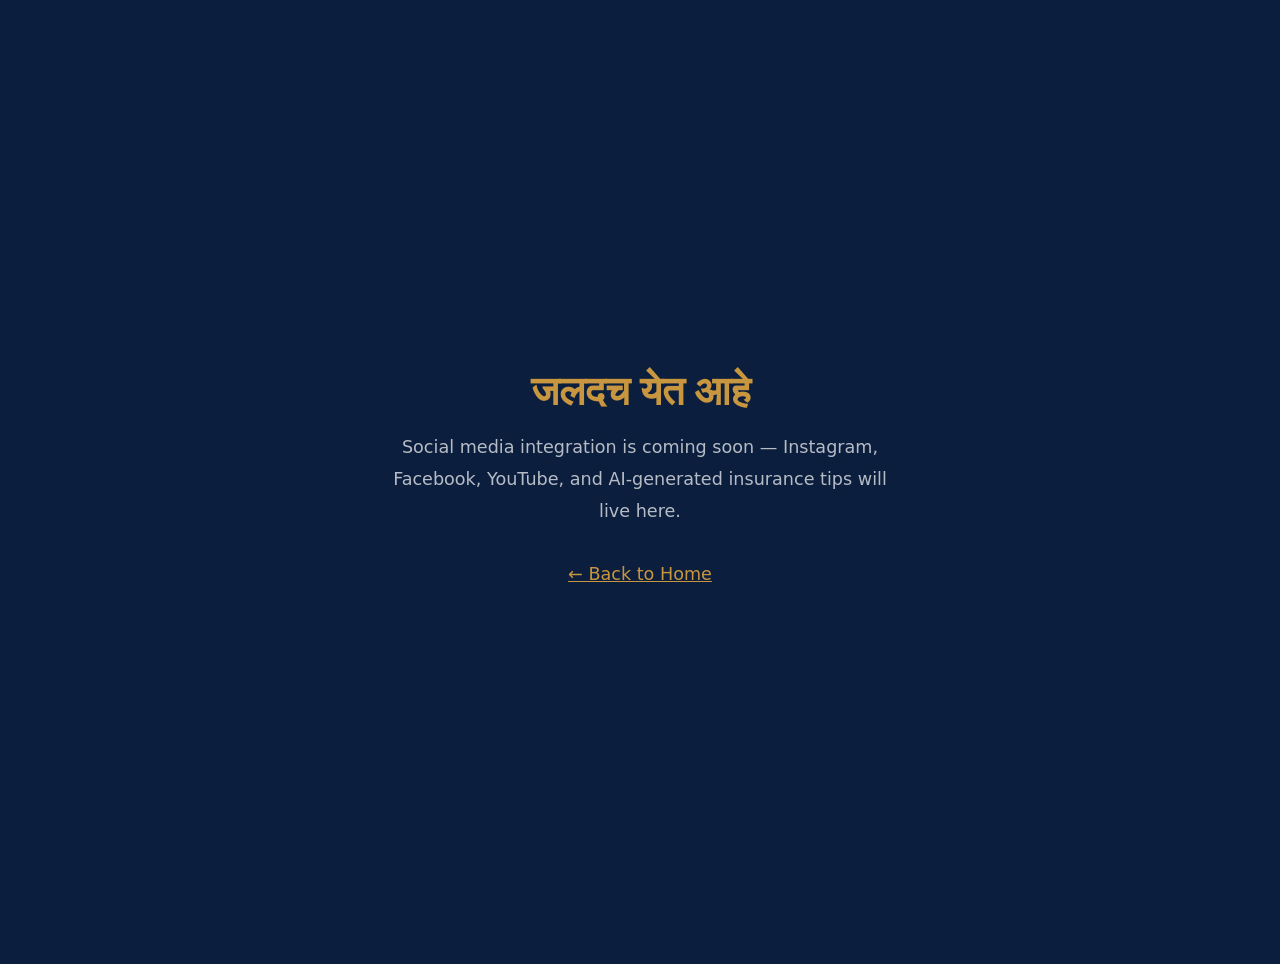
<file: social.html>
<!DOCTYPE html>
<html lang="mr" dir="ltr">
<head>
  <meta charset="UTF-8">
  <meta name="viewport" content="width=device-width, initial-scale=1.0">
  <meta name="theme-color" content="#0B1E3D">
  <title>Social — Sanjay Sawardekar | Coming Soon</title>
  <meta http-equiv="refresh" content="5;url=index.html">
  <style>
    body {
      font-family: 'Inter', 'Noto Sans Devanagari', system-ui, sans-serif;
      background: #0B1E3D;
      color: #FFF;
      display: flex;
      align-items: center;
      justify-content: center;
      min-height: 100vh;
      text-align: center;
      margin: 0;
      padding: 2rem;
    }
    .message { max-width: 500px; }
    h1 { font-family: 'Playfair Display', 'Noto Serif Devanagari', serif; font-size: 2.5rem; color: #C8963E; margin-bottom: 1rem; }
    p { color: rgba(255,255,255,0.7); font-size: 1.1rem; line-height: 1.8; margin-bottom: 2rem; }
    a { color: #C8963E; }
  </style>
</head>
<body>
  <div class="message">
    <h1>जलदच येत आहे</h1>
    <p>Social media integration is coming soon — Instagram, Facebook, YouTube, and AI-generated insurance tips will live here.</p>
    <p><a href="index.html">&#8592; Back to Home</a></p>
  </div>
</body>
</html>
</file>
<file: assets/css/style.css>
/* ═══════════════════════════════════════════════════════════════════════
   SANJAY TANAJI SAWARDEKAR — PORTFOLIO WEBSITE
   Design System: Trust & Heritage (LIC-Inspired)
   Navy + Gold + Cream | Playfair Display + Inter + Devanagari
   ═══════════════════════════════════════════════════════════════════════ */

/* ── CSS Custom Properties ──────────────────────────────────────────── */
:root {
  /* Primary Palette */
  --navy-deep: #0B1E3D;
  --navy: #0F2B54;
  --navy-light: #153B6E;
  --gold: #C8963E;
  --gold-light: #D4A94E;
  --gold-pale: #E8D5A3;
  --cream: #FFF8EC;
  --cream-dark: #F5ECD8;
  --white: #FFFFFF;
  --off-white: #FAF9F6;

  /* Functional */
  --text-primary: #1A1A1A;
  --text-secondary: #4A4A4A;
  --text-muted: #6B6B6B;
  --text-on-navy: #FFFFFF;
  --text-on-gold: #0B1E3D;
  --border: #E0D8C8;
  --error: #C0392B;
  --success: #27AE60;

  /* Typography */
  --font-heading: 'Playfair Display', 'Noto Serif Devanagari', serif;
  --font-body: 'Inter', 'Noto Sans Devanagari', system-ui, sans-serif;

  /* Spacing */
  --space-xs: 0.25rem;
  --space-sm: 0.5rem;
  --space-md: 1rem;
  --space-lg: 1.5rem;
  --space-xl: 2rem;
  --space-2xl: 3rem;
  --space-3xl: 4rem;
  --space-4xl: 6rem;

  /* Layout */
  --max-width: 1200px;
  --nav-height: 70px;
  --bottom-nav-height: 60px;

  /* Shadows */
  --shadow-sm: 0 1px 3px rgba(11, 30, 61, 0.08);
  --shadow-md: 0 4px 12px rgba(11, 30, 61, 0.1);
  --shadow-lg: 0 8px 30px rgba(11, 30, 61, 0.12);
  --shadow-gold: 0 4px 20px rgba(200, 150, 62, 0.3);

  /* Border Radius */
  --radius-sm: 6px;
  --radius-md: 10px;
  --radius-lg: 16px;
  --radius-xl: 24px;

  /* Transitions */
  --ease-out: cubic-bezier(0.16, 1, 0.3, 1);
  --ease-in-out: cubic-bezier(0.65, 0, 0.35, 1);
  --duration-fast: 200ms;
  --duration-normal: 350ms;
  --duration-slow: 600ms;
}

/* ── Reset & Base ───────────────────────────────────────────────────── */
*, *::before, *::after {
  box-sizing: border-box;
  margin: 0;
  padding: 0;
}

html {
  scroll-behavior: smooth;
  -webkit-text-size-adjust: 100%;
  text-size-adjust: 100%;
}

body {
  font-family: var(--font-body);
  font-size: 16px;
  line-height: 1.7;
  color: var(--text-primary);
  background: var(--cream);
  -webkit-font-smoothing: antialiased;
  -moz-osx-font-smoothing: grayscale;
  overflow-x: hidden;
  padding-bottom: var(--bottom-nav-height);
}

/* ── Typography ─────────────────────────────────────────────────────── */
h1, h2, h3, h4, h5, h6 {
  font-family: var(--font-heading);
  font-weight: 700;
  line-height: 1.3;
  color: var(--navy-deep);
}

h1 { font-size: clamp(2rem, 5vw, 3.5rem); }
h2 { font-size: clamp(1.5rem, 3.5vw, 2.5rem); }
h3 { font-size: clamp(1.2rem, 2.5vw, 1.75rem); }
h4 { font-size: 1.25rem; }

p { margin-bottom: var(--space-md); }

a {
  color: var(--navy-deep);
  text-decoration: none;
  transition: color var(--duration-fast) var(--ease-out);
}
a:hover { color: var(--gold); }

.marathi { font-family: 'Noto Serif Devanagari', serif; }
.marathi-sans { font-family: 'Noto Sans Devanagari', sans-serif; }
.hindi { font-family: 'Noto Sans Devanagari', sans-serif; }

.gold-text { color: var(--gold); }
.navy-text { color: var(--navy-deep); }
.text-muted { color: var(--text-muted); }

/* ── Container ──────────────────────────────────────────────────────── */
.container {
  width: 100%;
  max-width: var(--max-width);
  margin: 0 auto;
  padding: 0 var(--space-lg);
}

/* ── Navigation (Desktop) ───────────────────────────────────────────── */
.desktop-nav {
  position: sticky;
  top: 0;
  z-index: 1000;
  background: var(--navy-deep);
  height: var(--nav-height);
  box-shadow: var(--shadow-md);
}

.desktop-nav .nav-inner {
  max-width: var(--max-width);
  margin: 0 auto;
  padding: 0 var(--space-lg);
  height: 100%;
  display: flex;
  align-items: center;
  justify-content: space-between;
}

.nav-logo {
  display: flex;
  align-items: center;
  gap: var(--space-md);
}

.nav-logo .logo-monogram {
  width: 44px;
  height: 44px;
  border-radius: 50%;
  background: var(--gold);
  display: flex;
  align-items: center;
  justify-content: center;
  font-family: var(--font-heading);
  font-weight: 700;
  font-size: 1.1rem;
  color: var(--navy-deep);
  flex-shrink: 0;
}

.nav-logo .logo-text {
  color: var(--white);
  font-family: var(--font-heading);
  font-weight: 600;
  font-size: 1.05rem;
  line-height: 1.3;
}

.nav-logo .logo-text .sub {
  display: block;
  font-family: var(--font-body);
  font-size: 0.7rem;
  font-weight: 400;
  color: var(--gold-light);
  letter-spacing: 0.05em;
  text-transform: uppercase;
}

.desktop-nav .nav-links {
  display: flex;
  align-items: center;
  gap: var(--space-xl);
  list-style: none;
}

.desktop-nav .nav-links a {
  color: rgba(255,255,255,0.85);
  font-weight: 500;
  font-size: 0.95rem;
  padding: var(--space-xs) 0;
  position: relative;
  transition: color var(--duration-fast);
}

.desktop-nav .nav-links a::after {
  content: '';
  position: absolute;
  bottom: -2px;
  left: 0;
  width: 0;
  height: 2px;
  background: var(--gold);
  transition: width var(--duration-normal) var(--ease-out);
}

.desktop-nav .nav-links a:hover,
.desktop-nav .nav-links a.active {
  color: var(--white);
}

.desktop-nav .nav-links a:hover::after,
.desktop-nav .nav-links a.active::after {
  width: 100%;
}

.nav-cta {
  display: flex;
  align-items: center;
  gap: var(--space-sm);
  background: var(--gold);
  color: var(--navy-deep) !important;
  padding: var(--space-sm) var(--space-lg) !important;
  border-radius: var(--radius-md);
  font-weight: 600 !important;
  transition: all var(--duration-fast) var(--ease-out) !important;
}

.nav-cta:hover {
  background: var(--gold-light) !important;
  transform: translateY(-1px);
  box-shadow: var(--shadow-gold);
}

.nav-cta::after { display: none !important; }

.whatsapp-icon {
  display: inline-block;
  width: 18px;
  height: 18px;
  flex-shrink: 0;
}

/* ── Mobile Bottom Navigation ────────────────────────────────────────── */
.mobile-nav {
  display: none;
  position: fixed;
  bottom: 0;
  left: 0;
  right: 0;
  z-index: 1000;
  background: var(--navy-deep);
  height: var(--bottom-nav-height);
  box-shadow: 0 -2px 12px rgba(11, 30, 61, 0.2);
}

.mobile-nav .nav-inner {
  height: 100%;
  display: flex;
  align-items: center;
  justify-content: space-around;
  padding: 0 var(--space-sm);
}

.mobile-nav a {
  display: flex;
  flex-direction: column;
  align-items: center;
  gap: 2px;
  color: rgba(255,255,255,0.6);
  font-size: 0.65rem;
  font-weight: 500;
  padding: var(--space-xs);
  transition: color var(--duration-fast);
}

.mobile-nav a svg {
  width: 22px;
  height: 22px;
  transition: transform var(--duration-fast);
}

.mobile-nav a.active,
.mobile-nav a:hover {
  color: var(--gold);
}

.mobile-nav a.active svg {
  transform: scale(1.1);
}

.mobile-nav .nav-whatsapp {
  background: var(--gold);
  color: var(--navy-deep);
  border-radius: var(--radius-md);
  padding: var(--space-xs) var(--space-md);
  font-weight: 600;
}

.mobile-nav .nav-whatsapp:hover {
  background: var(--gold-light);
  color: var(--navy-deep);
}

/* ── Sections ────────────────────────────────────────────────────────── */
section {
  padding: var(--space-4xl) 0;
  position: relative;
}

.section-label {
  display: inline-block;
  font-family: var(--font-body);
  font-size: 0.8rem;
  font-weight: 600;
  letter-spacing: 0.12em;
  text-transform: uppercase;
  color: var(--gold);
  margin-bottom: var(--space-md);
}

.section-title {
  margin-bottom: var(--space-lg);
}

.section-subtitle {
  font-family: var(--font-body);
  font-size: 1.15rem;
  color: var(--text-secondary);
  max-width: 600px;
  margin-bottom: var(--space-2xl);
}

/* ── Hero Section ────────────────────────────────────────────────────── */
.hero {
  background: linear-gradient(135deg, var(--navy-deep) 0%, var(--navy) 50%, var(--navy-light) 100%);
  color: var(--white);
  padding: var(--space-4xl) 0;
  min-height: 90vh;
  display: flex;
  align-items: center;
  position: relative;
  overflow: hidden;
}

.hero::before {
  content: '';
  position: absolute;
  top: -50%;
  right: -20%;
  width: 80%;
  height: 200%;
  background: radial-gradient(ellipse at center, rgba(200, 150, 62, 0.08) 0%, transparent 70%);
  border-radius: 50%;
  transform: rotate(-15deg);
}

.hero .container {
  display: grid;
  grid-template-columns: 1fr 1fr;
  gap: var(--space-3xl);
  align-items: center;
  position: relative;
  z-index: 1;
}

.hero-content {
  animation: fadeInUp 0.8s var(--ease-out);
}

.hero-badge {
  display: inline-flex;
  align-items: center;
  gap: var(--space-sm);
  background: rgba(200, 150, 62, 0.15);
  border: 1px solid rgba(200, 150, 62, 0.3);
  padding: var(--space-sm) var(--space-lg);
  border-radius: 50px;
  font-size: 0.85rem;
  font-weight: 500;
  color: var(--gold-light);
  margin-bottom: var(--space-xl);
  animation: fadeInUp 0.8s var(--ease-out) 0.1s both;
}

.hero-badge .badge-icon {
  font-size: 1.1rem;
}

.hero h1 {
  color: var(--white);
  font-size: clamp(2.2rem, 5.5vw, 4rem);
  margin-bottom: var(--space-md);
  line-height: 1.15;
  animation: fadeInUp 0.8s var(--ease-out) 0.2s both;
}

.hero h1 .gold { color: var(--gold); }

.hero-marathi {
  font-family: 'Noto Serif Devanagari', serif;
  font-size: clamp(1.2rem, 3vw, 1.8rem);
  color: var(--gold-pale);
  margin-bottom: var(--space-lg);
  line-height: 1.5;
  animation: fadeInUp 0.8s var(--ease-out) 0.3s both;
}

.hero-subtitle {
  font-size: 1.1rem;
  color: rgba(255,255,255,0.8);
  margin-bottom: var(--space-2xl);
  max-width: 500px;
  animation: fadeInUp 0.8s var(--ease-out) 0.4s both;
}

.hero-cta-group {
  display: flex;
  gap: var(--space-md);
  flex-wrap: wrap;
  animation: fadeInUp 0.8s var(--ease-out) 0.5s both;
}

.btn {
  display: inline-flex;
  align-items: center;
  gap: var(--space-sm);
  padding: var(--space-md) var(--space-xl);
  border-radius: var(--radius-md);
  font-weight: 600;
  font-size: 1rem;
  cursor: pointer;
  border: none;
  transition: all var(--duration-fast) var(--ease-out);
  text-decoration: none;
  font-family: var(--font-body);
}

.btn-primary {
  background: var(--gold);
  color: var(--navy-deep);
}

.btn-primary:hover {
  background: var(--gold-light);
  transform: translateY(-2px);
  box-shadow: var(--shadow-gold);
  color: var(--navy-deep);
}

.btn-outline {
  background: transparent;
  color: var(--white);
  border: 2px solid rgba(255,255,255,0.3);
}

.btn-outline:hover {
  border-color: var(--gold);
  color: var(--gold);
  transform: translateY(-2px);
}

.btn-whatsapp {
  background: #25D366;
  color: var(--white);
}

.btn-whatsapp:hover {
  background: #20BD5A;
  transform: translateY(-2px);
  box-shadow: 0 4px 20px rgba(37, 211, 102, 0.4);
  color: var(--white);
}

.btn-sm {
  padding: var(--space-sm) var(--space-lg);
  font-size: 0.9rem;
}

.btn-large {
  padding: var(--space-lg) var(--space-2xl);
  font-size: 1.1rem;
}

/* Hero Visual */
.hero-visual {
  display: flex;
  align-items: center;
  justify-content: center;
  animation: fadeInRight 0.8s var(--ease-out) 0.3s both;
}

/* Photo + Counter Wrapper */
.photo-wrapper {
  position: relative;
  display: inline-block;
}

.hero-photo-frame {
  position: relative;
  width: 320px;
  height: 380px;
  border: 3px solid var(--gold);
  border-radius: var(--radius-lg);
  box-shadow: var(--shadow-lg);
  display: inline-block;
}

.hero-photo-frame .photo-placeholder {
  width: 100%;
  height: 100%;
  overflow: hidden;
  display: flex;
  align-items: center;
  justify-content: center;
  background: var(--navy);
}

.hero-photo-frame .photo-placeholder img {
  width: 100%;
  height: 100%;
  object-fit: cover;
}

.hero-photo-frame .photo-placeholder .placeholder-icon {
  font-size: 5rem;
  opacity: 0.3;
  color: var(--gold);
}

/* 38 Years Counter */
.years-counter {
  position: absolute;
  bottom: -20px;
  right: -20px;
  background: var(--gold);
  color: var(--navy-deep);
  padding: var(--space-md) var(--space-lg);
  border-radius: var(--radius-md);
  text-align: center;
  box-shadow: var(--shadow-lg);
  animation: pulse-gold 3s ease-in-out infinite;
}

.years-counter .years-number {
  font-family: var(--font-heading);
  font-size: 2.5rem;
  font-weight: 800;
  line-height: 1;
}

.years-counter .years-label {
  font-size: 0.7rem;
  font-weight: 600;
  text-transform: uppercase;
  letter-spacing: 0.1em;
}

/* ── Trust Badges ──────────────────────────────────────────────────── */
.trust-section {
  background: var(--white);
  padding: var(--space-2xl) 0;
  margin-top: -3rem;
  position: relative;
  z-index: 2;
}

.trust-grid {
  display: grid;
  grid-template-columns: repeat(3, 1fr);
  gap: var(--space-xl);
}

.trust-card {
  text-align: center;
  padding: var(--space-xl);
  background: var(--off-white);
  border-radius: var(--radius-lg);
  border: 1px solid var(--border);
  transition: all var(--duration-normal) var(--ease-out);
  position: relative;
  overflow: hidden;
}

.trust-card::before {
  content: '';
  position: absolute;
  top: 0;
  left: 0;
  right: 0;
  height: 3px;
  background: var(--gold);
  transform: scaleX(0);
  transition: transform var(--duration-normal) var(--ease-out);
}

.trust-card:hover {
  transform: translateY(-4px);
  box-shadow: var(--shadow-lg);
  border-color: var(--gold-pale);
}

.trust-card:hover::before {
  transform: scaleX(1);
}

.trust-icon {
  width: 56px;
  height: 56px;
  margin: 0 auto var(--space-md);
  background: rgba(200, 150, 62, 0.1);
  border-radius: var(--radius-md);
  display: flex;
  align-items: center;
  justify-content: center;
  font-size: 1.5rem;
}

.trust-card h3 {
  font-size: 1.1rem;
  margin-bottom: var(--space-sm);
}

.trust-card p {
  font-size: 0.9rem;
  color: var(--text-muted);
  margin: 0;
}

/* ── Services Overview ───────────────────────────────────────────────── */
.services-section {
  background: var(--cream);
}

.services-grid {
  display: grid;
  grid-template-columns: repeat(auto-fit, minmax(260px, 1fr));
  gap: var(--space-xl);
}

.service-card {
  background: var(--white);
  padding: var(--space-2xl);
  border-radius: var(--radius-lg);
  border: 1px solid var(--border);
  transition: all var(--duration-normal) var(--ease-out);
  position: relative;
}

.service-card:hover {
  transform: translateY(-6px);
  box-shadow: var(--shadow-lg);
}

.service-card .service-num {
  font-family: var(--font-heading);
  font-size: 3rem;
  color: var(--gold-pale);
  line-height: 1;
  margin-bottom: var(--space-sm);
}

.service-card h3 {
  margin-bottom: var(--space-sm);
}

.service-card p {
  color: var(--text-secondary);
  font-size: 0.95rem;
  margin-bottom: var(--space-lg);
}

.service-card .btn-link {
  font-weight: 600;
  color: var(--navy-deep);
  display: inline-flex;
  align-items: center;
  gap: var(--space-xs);
}

.service-card .btn-link:hover {
  color: var(--gold);
}

/* ── Why Sanjay / About Preview ──────────────────────────────────────── */
.about-preview {
  background: var(--navy-deep);
  color: var(--white);
}

.about-preview .container {
  display: grid;
  grid-template-columns: 1fr 1fr;
  gap: var(--space-3xl);
  align-items: center;
}

.about-preview .section-label { color: var(--gold-light); }

.about-preview h2 {
  color: var(--white);
  margin-bottom: var(--space-lg);
}

.about-preview .marathi-quote {
  font-family: 'Noto Serif Devanagari', serif;
  font-size: 1.3rem;
  color: var(--gold-pale);
  font-style: italic;
  border-right: 3px solid var(--gold);
  padding-right: var(--space-lg);
  margin-bottom: var(--space-xl);
  line-height: 1.8;
}

.about-preview p {
  color: rgba(255,255,255,0.85);
}

.about-preview .preview-photo {
  width: 280px;
  height: 350px;
  background: linear-gradient(135deg, rgba(200, 150, 62, 0.2), rgba(15, 43, 84, 0.5));
  border-radius: var(--radius-lg);
  border: 3px solid var(--gold);
  display: flex;
  align-items: center;
  justify-content: center;
  font-size: 4rem;
  color: rgba(200, 150, 62, 0.3);
  margin: 0 auto;
}

.about-preview .preview-photo img {
  width: 100%;
  height: 100%;
  object-fit: cover;
  border-radius: calc(var(--radius-lg) - 3px);
}

/* ── Social Section ──────────────────────────────────────────────────── */
.social-section {
  background: var(--cream);
  text-align: center;
}

.social-placeholder {
  display: grid;
  grid-template-columns: repeat(auto-fit, minmax(200px, 1fr));
  gap: var(--space-xl);
  max-width: 800px;
  margin: var(--space-2xl) auto 0;
}

.social-card-placeholder {
  background: var(--white);
  padding: var(--space-2xl) var(--space-xl);
  border-radius: var(--radius-lg);
  border: 2px dashed var(--border);
  text-align: center;
  transition: all var(--duration-normal);
}

.social-card-placeholder:hover {
  border-color: var(--gold);
  background: var(--off-white);
}

.social-card-placeholder .social-icon {
  font-size: 2rem;
  margin-bottom: var(--space-md);
  color: var(--text-muted);
}

.social-card-placeholder h4 {
  font-size: 0.95rem;
  margin-bottom: var(--space-xs);
}

.social-card-placeholder p {
  font-size: 0.8rem;
  color: var(--text-muted);
  margin: 0;
}

/* ── Final CTA ───────────────────────────────────────────────────────── */
.cta-section {
  background: linear-gradient(135deg, var(--navy-light) 0%, var(--navy-deep) 100%);
  text-align: center;
  color: var(--white);
}

.cta-section h2 {
  color: var(--white);
  margin-bottom: var(--space-md);
}

.cta-section .marathi {
  color: var(--gold-pale);
  font-size: 1.3rem;
  margin-bottom: var(--space-2xl);
}

.cta-buttons {
  display: flex;
  gap: var(--space-lg);
  justify-content: center;
  flex-wrap: wrap;
}

/* ── Page Header (About, Services, Contact) ─────────────────────────── */
.page-header {
  background: linear-gradient(135deg, var(--navy-deep) 0%, var(--navy) 100%);
  color: var(--white);
  padding: var(--space-3xl) 0;
  text-align: center;
}

.page-header h1 {
  color: var(--white);
  margin-bottom: var(--space-sm);
}

.page-header .marathi {
  color: var(--gold-pale);
  font-size: 1.2rem;
}

/* ── About Page ──────────────────────────────────────────────────────── */
.about-story {
  background: var(--white);
}

.about-story .container {
  display: grid;
  grid-template-columns: 1fr 1fr;
  gap: var(--space-3xl);
  align-items: start;
}

.story-text {
  font-size: 1.05rem;
  line-height: 1.9;
}

.story-text p {
  margin-bottom: var(--space-lg);
}

.story-text .marathi {
  font-family: 'Noto Serif Devanagari', serif;
  font-size: 1.1rem;
  color: var(--navy-deep);
  border-right: 3px solid var(--gold);
  padding-right: var(--space-lg);
  margin: var(--space-xl) 0;
  font-style: italic;
}

/* Timeline */
.timeline {
  position: relative;
  padding-left: var(--space-2xl);
}

.timeline::before {
  content: '';
  position: absolute;
  left: 8px;
  top: 0;
  bottom: 0;
  width: 2px;
  background: var(--gold);
}

.timeline-item {
  position: relative;
  padding-bottom: var(--space-xl);
}

.timeline-item:last-child { padding-bottom: 0; }

.timeline-item::before {
  content: '';
  position: absolute;
  left: calc(-1 * var(--space-2xl) + 3px);
  top: 4px;
  width: 12px;
  height: 12px;
  border-radius: 50%;
  background: var(--gold);
  border: 2px solid var(--white);
  box-shadow: 0 0 0 3px var(--gold-pale);
}

.timeline-year {
  font-family: var(--font-heading);
  font-size: 1.4rem;
  font-weight: 700;
  color: var(--gold);
  margin-bottom: var(--space-xs);
}

.timeline-title {
  font-weight: 600;
  color: var(--navy-deep);
  margin-bottom: var(--space-xs);
}

.timeline-desc {
  font-size: 0.9rem;
  color: var(--text-secondary);
}

/* Credentials Box */
.credentials-box {
  background: var(--navy-deep);
  color: var(--white);
  padding: var(--space-2xl);
  border-radius: var(--radius-lg);
  margin-top: var(--space-2xl);
}

.credentials-box h3 {
  color: var(--gold);
  margin-bottom: var(--space-lg);
  font-size: 1.1rem;
}

.credential-item {
  display: flex;
  gap: var(--space-md);
  padding: var(--space-sm) 0;
  border-bottom: 1px solid rgba(255,255,255,0.1);
}

.credential-item:last-child { border-bottom: none; }

.credential-icon { font-size: 1.3rem; flex-shrink: 0; }

.credential-text { font-size: 0.9rem; line-height: 1.5; }

.credential-text .label {
  display: block;
  font-weight: 600;
  font-size: 0.85rem;
}

/* ── Services Page ──────────────────────────────────────────────────── */
.services-page {
  background: var(--cream);
}

.services-intro {
  max-width: 700px;
  margin: 0 auto var(--space-3xl);
  text-align: center;
}

.service-category {
  margin-bottom: var(--space-3xl);
}

.service-category-header {
  display: flex;
  align-items: center;
  gap: var(--space-md);
  margin-bottom: var(--space-xl);
  padding-bottom: var(--space-md);
  border-bottom: 2px solid var(--gold-pale);
}

.service-category-header .cat-icon {
  width: 48px;
  height: 48px;
  background: var(--navy-deep);
  border-radius: var(--radius-md);
  display: flex;
  align-items: center;
  justify-content: center;
  color: var(--gold);
  font-size: 1.3rem;
  flex-shrink: 0;
}

.service-category-header h3 {
  font-size: 1.3rem;
  margin: 0;
}

.plans-grid {
  display: grid;
  grid-template-columns: repeat(auto-fill, minmax(250px, 1fr));
  gap: var(--space-md);
}

.plan-card {
  background: var(--white);
  padding: var(--space-lg);
  border-radius: var(--radius-md);
  border: 1px solid var(--border);
  transition: all var(--duration-fast);
}

.plan-card:hover {
  border-color: var(--gold);
  box-shadow: var(--shadow-md);
  transform: translateY(-2px);
}

.plan-card .plan-name {
  font-weight: 600;
  color: var(--navy-deep);
  font-size: 0.95rem;
}

.plan-card .plan-number {
  font-size: 0.8rem;
  color: var(--text-muted);
  margin-top: var(--space-xs);
}

.services-note {
  background: var(--white);
  border: 1px solid var(--gold-pale);
  border-radius: var(--radius-lg);
  padding: var(--space-2xl);
  text-align: center;
  margin-top: var(--space-3xl);
}

.services-note h3 {
  margin-bottom: var(--space-sm);
}

.services-note .marathi {
  font-size: 1.1rem;
  color: var(--text-secondary);
  margin-bottom: var(--space-lg);
}

/* ── Policy Servicing ───────────────────────────────────────────────── */
.servicing-grid {
  display: grid;
  grid-template-columns: repeat(auto-fit, minmax(220px, 1fr));
  gap: var(--space-lg);
  margin-top: var(--space-2xl);
}

.servicing-card {
  background: var(--white);
  padding: var(--space-xl);
  border-radius: var(--radius-md);
  border: 1px solid var(--border);
  text-align: center;
  transition: all var(--duration-fast);
}

.servicing-card:hover {
  border-color: var(--gold);
  box-shadow: var(--shadow-md);
}

.servicing-card .servicing-icon {
  font-size: 2rem;
  margin-bottom: var(--space-md);
}

.servicing-card h4 {
  font-size: 0.95rem;
  margin-bottom: var(--space-xs);
}

.servicing-card p {
  font-size: 0.85rem;
  color: var(--text-muted);
  margin: 0;
}

/* ── Contact Page ────────────────────────────────────────────────────── */
.contact-section {
  background: var(--cream);
}

.contact-section .container {
  display: grid;
  grid-template-columns: 1fr 1fr;
  gap: var(--space-3xl);
  align-items: start;
}

.contact-info {
  background: var(--navy-deep);
  color: var(--white);
  padding: var(--space-2xl);
  border-radius: var(--radius-lg);
  position: sticky;
  top: calc(var(--nav-height) + var(--space-xl));
}

.contact-info h2 {
  color: var(--white);
  margin-bottom: var(--space-lg);
}

.contact-detail {
  display: flex;
  align-items: flex-start;
  gap: var(--space-md);
  padding: var(--space-md) 0;
  border-bottom: 1px solid rgba(255,255,255,0.1);
}

.contact-detail:last-child { border-bottom: none; }

.contact-detail .detail-icon {
  width: 40px;
  height: 40px;
  background: rgba(200, 150, 62, 0.15);
  border-radius: var(--radius-sm);
  display: flex;
  align-items: center;
  justify-content: center;
  font-size: 1.1rem;
  flex-shrink: 0;
}

.contact-detail .detail-label {
  font-size: 0.75rem;
  text-transform: uppercase;
  letter-spacing: 0.08em;
  color: var(--gold-light);
  margin-bottom: var(--space-xs);
}

.contact-detail .detail-value {
  font-weight: 500;
}

.contact-detail .detail-value a {
  color: var(--white);
}

.contact-detail .detail-value a:hover {
  color: var(--gold-light);
}

.contact-map {
  margin-top: var(--space-xl);
  border-radius: var(--radius-md);
  overflow: hidden;
  border: 2px solid rgba(255,255,255,0.2);
}

.contact-map iframe {
  width: 100%;
  height: 200px;
  border: none;
  display: block;
}

/* Contact Form */
.contact-form-wrapper {
  background: var(--white);
  padding: var(--space-2xl);
  border-radius: var(--radius-lg);
  border: 1px solid var(--border);
}

.contact-form-wrapper h2 {
  margin-bottom: var(--space-sm);
}

.contact-form-wrapper .marathi {
  color: var(--text-secondary);
  margin-bottom: var(--space-2xl);
  display: block;
}

.form-group {
  margin-bottom: var(--space-lg);
}

.form-group label {
  display: block;
  font-weight: 600;
  font-size: 0.9rem;
  margin-bottom: var(--space-xs);
  color: var(--navy-deep);
}

.form-group input,
.form-group select,
.form-group textarea {
  width: 100%;
  padding: var(--space-md);
  border: 1px solid var(--border);
  border-radius: var(--radius-sm);
  font-family: var(--font-body);
  font-size: 1rem;
  color: var(--text-primary);
  background: var(--off-white);
  transition: all var(--duration-fast);
}

.form-group input:focus,
.form-group select:focus,
.form-group textarea:focus {
  outline: none;
  border-color: var(--gold);
  box-shadow: 0 0 0 3px rgba(200, 150, 62, 0.15);
  background: var(--white);
}

.form-group textarea {
  min-height: 120px;
  resize: vertical;
}

.form-submit {
  width: 100%;
}

.form-success {
  display: none;
  text-align: center;
  padding: var(--space-2xl);
}

.form-success.show { display: block; }

.form-success .success-icon {
  font-size: 3rem;
  margin-bottom: var(--space-md);
}

.form-success h3 {
  color: var(--success);
  margin-bottom: var(--space-sm);
}

/* ── Footer ──────────────────────────────────────────────────────────── */
.site-footer {
  background: var(--navy-deep);
  color: rgba(255,255,255,0.7);
  text-align: center;
  padding: var(--space-2xl) 0;
  margin-bottom: var(--bottom-nav-height);
}

.footer-contact {
  display: flex;
  justify-content: center;
  gap: var(--space-xl);
  flex-wrap: wrap;
  margin-bottom: var(--space-lg);
  font-size: 0.95rem;
}

.footer-contact span {
  display: flex;
  align-items: center;
  gap: var(--space-xs);
}

.footer-affiliation {
  font-size: 0.85rem;
  color: var(--gold-light);
  margin-bottom: var(--space-lg);
}

.footer-social {
  display: flex;
  justify-content: center;
  gap: var(--space-lg);
  margin-bottom: var(--space-lg);
}

.footer-social .social-icon-link {
  width: 36px;
  height: 36px;
  border-radius: 50%;
  background: rgba(255,255,255,0.12);
  display: flex;
  align-items: center;
  justify-content: center;
  transition: all var(--duration-fast);
  color: var(--white);
  padding: 0;
}

.footer-social .social-icon-link:hover {
  background: var(--gold);
  color: var(--navy-deep);
  opacity: 1;
  transform: scale(1.1);
}

.footer-copyright {
  font-size: 0.8rem;
  opacity: 0.5;
}

/* ── Animations ─────────────────────────────────────────────────────── */
@keyframes fadeInUp {
  from {
    opacity: 0;
    transform: translateY(30px);
  }
  to {
    opacity: 1;
    transform: translateY(0);
  }
}

@keyframes fadeInRight {
  from {
    opacity: 0;
    transform: translateX(30px);
  }
  to {
    opacity: 1;
    transform: translateX(0);
  }
}

@keyframes pulse-gold {
  0%, 100% { box-shadow: 0 4px 20px rgba(200, 150, 62, 0.3); }
  50% { box-shadow: 0 4px 35px rgba(200, 150, 62, 0.5); }
}

@keyframes shimmer {
  0% { background-position: -200% center; }
  100% { background-position: 200% center; }
}

.reveal {
  opacity: 0;
  transform: translateY(30px);
  transition: all var(--duration-slow) var(--ease-out);
}

.reveal.visible {
  opacity: 1;
  transform: translateY(0);
}

.reveal-delay-1 { transition-delay: 0.1s; }
.reveal-delay-2 { transition-delay: 0.2s; }
.reveal-delay-3 { transition-delay: 0.3s; }
.reveal-delay-4 { transition-delay: 0.4s; }

/* ── Scroll to Top ───────────────────────────────────────────────────── */
.scroll-top {
  position: fixed;
  bottom: calc(var(--bottom-nav-height) + var(--space-xl));
  right: var(--space-xl);
  width: 44px;
  height: 44px;
  background: var(--navy-deep);
  color: var(--gold);
  border-radius: 50%;
  display: flex;
  align-items: center;
  justify-content: center;
  cursor: pointer;
  box-shadow: var(--shadow-md);
  z-index: 999;
  opacity: 0;
  transform: translateY(10px);
  pointer-events: none;
  transition: all var(--duration-normal);
  border: none;
  font-size: 1.1rem;
}

.scroll-top.visible {
  opacity: 1;
  transform: translateY(0);
  pointer-events: auto;
}

.scroll-top:hover {
  background: var(--gold);
  color: var(--navy-deep);
}

/* ── Loading Shimmer ─────────────────────────────────────────────────── */
.loading-shimmer {
  background: linear-gradient(90deg, var(--border) 25%, var(--cream-dark) 50%, var(--border) 75%);
  background-size: 200% 100%;
  animation: shimmer 1.5s infinite;
}

/* ── Responsive ──────────────────────────────────────────────────────── */

/* Tablet */
@media (max-width: 1024px) {
  .hero .container,
  .about-preview .container,
  .about-story .container,
  .contact-section .container {
    grid-template-columns: 1fr;
    gap: var(--space-2xl);
  }

  .hero {
    min-height: auto;
    padding: var(--space-3xl) 0;
  }

  .hero-visual { order: -1; }
  .hero-photo-frame { width: 250px; height: 300px; }
  .years-counter { bottom: -10px; right: -10px; padding: var(--space-sm) var(--space-md); }
  .years-counter .years-number { font-size: 2rem; }

  .trust-grid { grid-template-columns: repeat(2, 1fr); }
  .about-preview .preview-photo { width: 220px; height: 280px; }

  .contact-info { position: static; }
}

/* Mobile */
@media (max-width: 768px) {
  .desktop-nav { display: none; }
  .mobile-nav { display: block; }

  body {
    padding-bottom: var(--bottom-nav-height);
  }

  section {
    padding: var(--space-2xl) 0;
  }

  .hero {
    padding: var(--space-2xl) 0 var(--space-3xl);
  }

  .hero h1 { font-size: 1.8rem; }
  .hero-marathi { font-size: 1.1rem; }
  .hero-cta-group { flex-direction: column; }

  .hero-photo-frame { width: 200px; height: 250px; }

  .trust-grid { grid-template-columns: 1fr; }

  .services-grid { grid-template-columns: 1fr; }

  .about-preview .preview-photo { width: 180px; height: 230px; margin-bottom: var(--space-xl); }

  .timeline { padding-left: var(--space-lg); }
  .timeline-item::before {
    left: calc(-1 * var(--space-lg) + 5px);
  }

  .plans-grid { grid-template-columns: 1fr; }
  .servicing-grid { grid-template-columns: 1fr 1fr; }

  .page-header { padding: var(--space-2xl) 0; }
  .page-header h1 { font-size: 1.8rem; }

  .footer-contact { flex-direction: column; gap: var(--space-sm); align-items: center; }

  .site-footer { margin-bottom: 0; }

  .scroll-top {
    bottom: calc(var(--bottom-nav-height) + var(--space-lg));
    right: var(--space-md);
    width: 38px;
    height: 38px;
  }
}

/* Small Mobile */
@media (max-width: 400px) {
  .servicing-grid { grid-template-columns: 1fr; }
  .hero-photo-frame { width: 170px; height: 210px; }

  .social-placeholder { grid-template-columns: 1fr; }
}

/* Print Styles */
@media print {
  .mobile-nav, .desktop-nav, .scroll-top, .footer-social {
    display: none !important;
  }
  body { padding: 0; }
  .hero { background: none !important; color: var(--text-primary) !important; }
  .hero h1 { color: var(--navy-deep) !important; }
}
</file>
